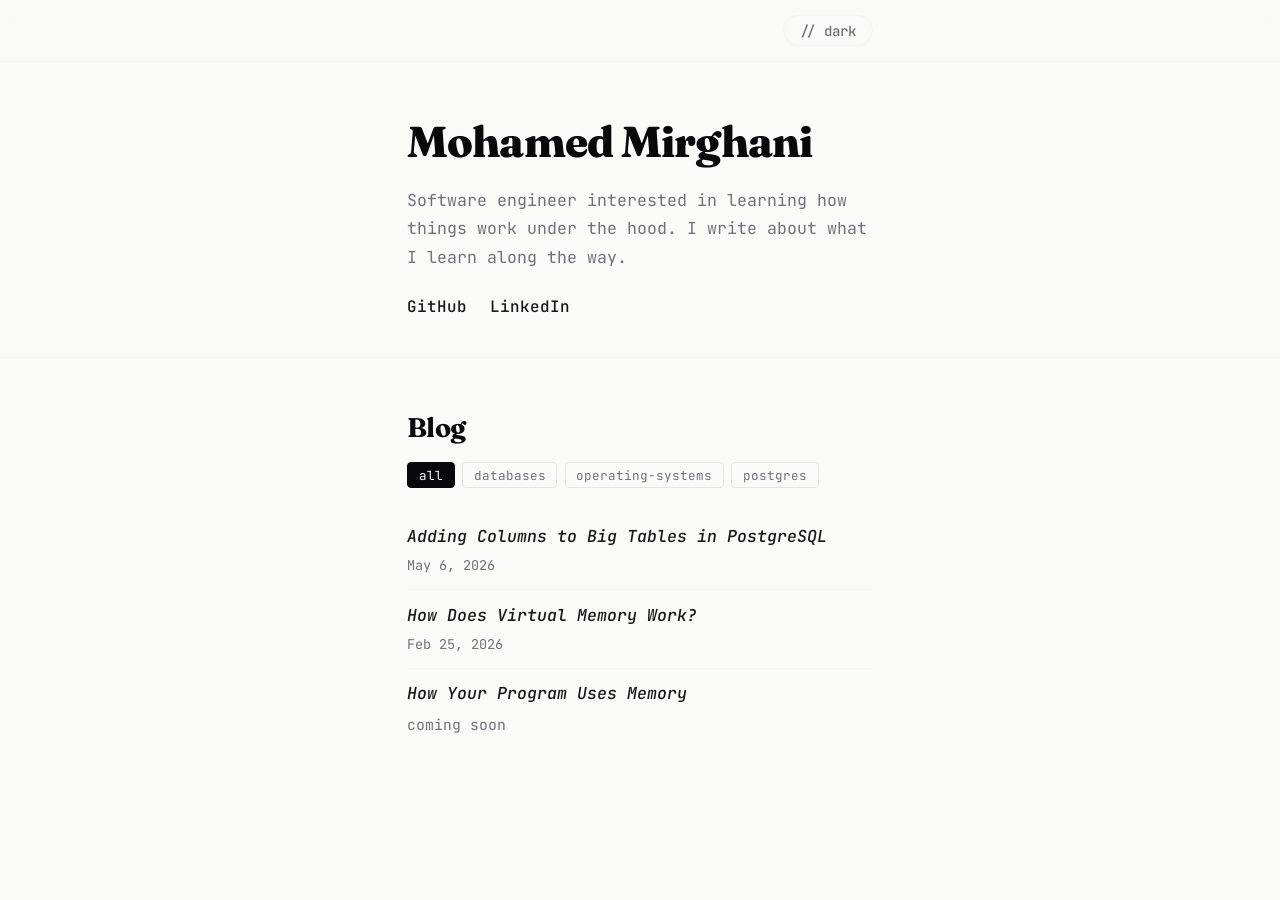
<file: index.html>
<!DOCTYPE html>
<html lang="en">
<head>
<meta charset="utf-8">
<meta name="viewport" content="width=device-width, initial-scale=1">
<title>Mohamed Mirghani</title>
<link rel="preconnect" href="https://fonts.googleapis.com">
<link rel="preconnect" href="https://fonts.gstatic.com" crossorigin>
<link href="https://fonts.googleapis.com/css2?family=Fraunces:opsz,wght@9..144,600;9..144,700;9..144,800&family=JetBrains+Mono:wght@400;500;600;700&display=swap" rel="stylesheet">
<link rel="stylesheet" href="style.css">
<script>(function(){var t=localStorage.getItem('theme-preference');if(!t)t=matchMedia('(prefers-color-scheme:dark)').matches?'dark':'light';document.documentElement.setAttribute('data-theme',t)})()</script>
</head>
<body>

<nav class="site-nav">
  <div class="nav-inner">
    <span></span>
    <button class="theme-toggle" aria-label="Toggle dark mode">// dark</button>
  </div>
</nav>

<section class="intro">
  <div class="container">
    <h1>Mohamed Mirghani</h1>
    <p>Software engineer interested in learning how things work under the hood. I write about what I learn along the way.</p>
    <div class="links">
      <a href="https://github.com/mohamed25-dev">GitHub</a>
      <a href="https://www.linkedin.com/in/mohamed257/">LinkedIn</a>
    </div>
  </div>
</section>

<hr>

<section class="blog">
  <div class="container">
    <h2>Blog</h2>

    <div class="label-filter" id="label-filter">
      <button class="filter-btn active" data-filter="all">all</button>
    </div>

    <div class="blog-item" data-labels="databases postgres">
      <a class="title" href="blog/postgres-default-values.html">Adding Columns to Big Tables in PostgreSQL</a>
      <span class="date">May 6, 2026</span>
    </div>

    <div class="blog-item" data-labels="operating-systems">
      <a class="title" href="blog/virtual-memory.html">How Does Virtual Memory Work?</a>
      <span class="date">Feb 25, 2026</span>
    </div>

    <div class="blog-item" data-labels="operating-systems">
      <span class="title">How Your Program Uses Memory</span>
      <span class="date status">coming soon</span>
    </div>
  </div>
</section>

<script src="theme.js"></script>
<script>
(function () {
  const items = Array.from(document.querySelectorAll('.blog-item[data-labels]'));
  const allLabels = [...new Set(items.flatMap(el => el.dataset.labels.split(' ')))].sort();
  const bar = document.getElementById('label-filter');

  allLabels.forEach(label => {
    const btn = document.createElement('button');
    btn.className = 'filter-btn';
    btn.dataset.filter = label;
    btn.textContent = label;
    btn.onclick = () => setFilter(label);
    bar.appendChild(btn);
  });

  bar.querySelector('[data-filter="all"]').onclick = () => setFilter('all');

  function setFilter(active) {
    bar.querySelectorAll('.filter-btn').forEach(btn => {
      btn.classList.toggle('active', btn.dataset.filter === active);
    });
    document.querySelectorAll('.blog-item').forEach(item => {
      if (active === 'all') {
        item.style.display = '';
      } else if (!item.dataset.labels) {
        item.style.display = 'none';
      } else {
        item.style.display = item.dataset.labels.split(' ').includes(active) ? '' : 'none';
      }
    });
    history.replaceState(null, '', active === 'all' ? location.pathname : '#' + active);
  }

  const hash = location.hash.slice(1);
  if (hash && allLabels.includes(hash)) setFilter(hash);
})();
</script>
<script data-goatcounter="https://mohamed25.goatcounter.com/count" async src="//gc.zgo.at/count.js"></script>
</body>
</html>
</file>
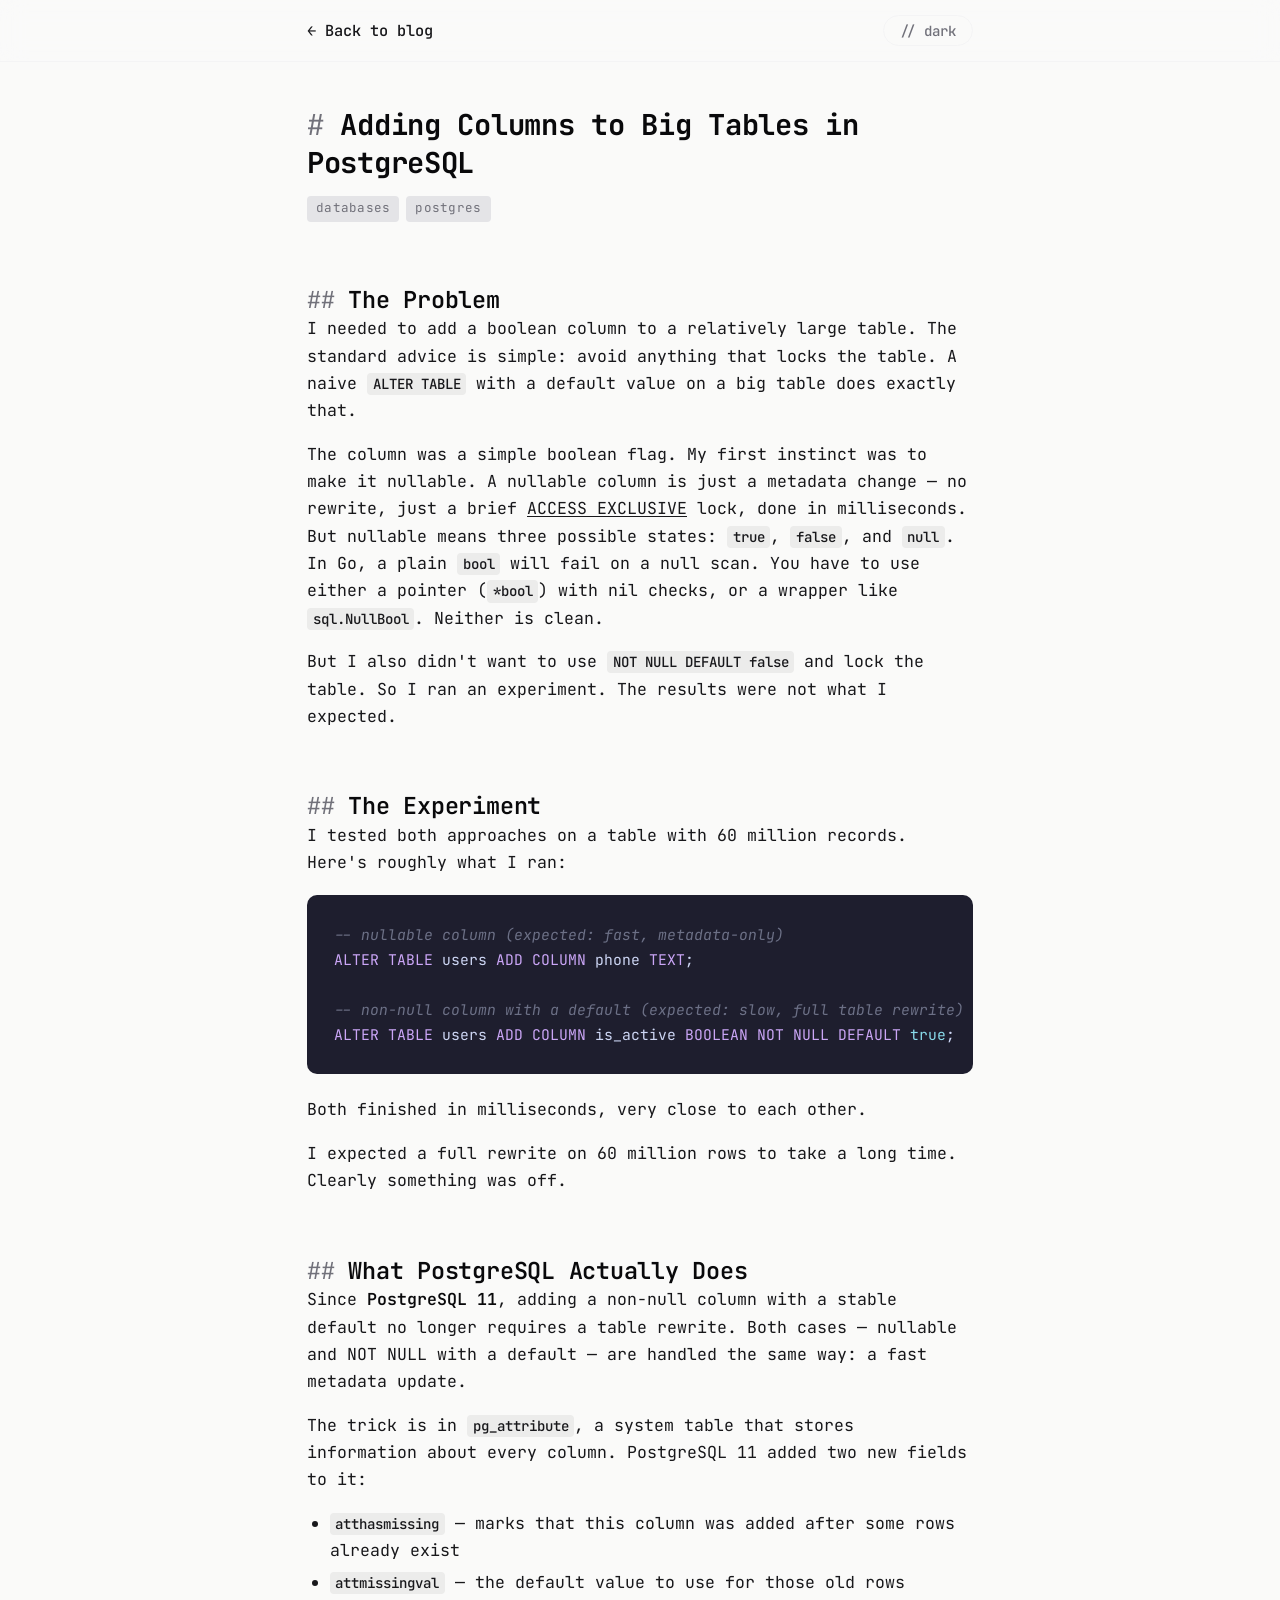
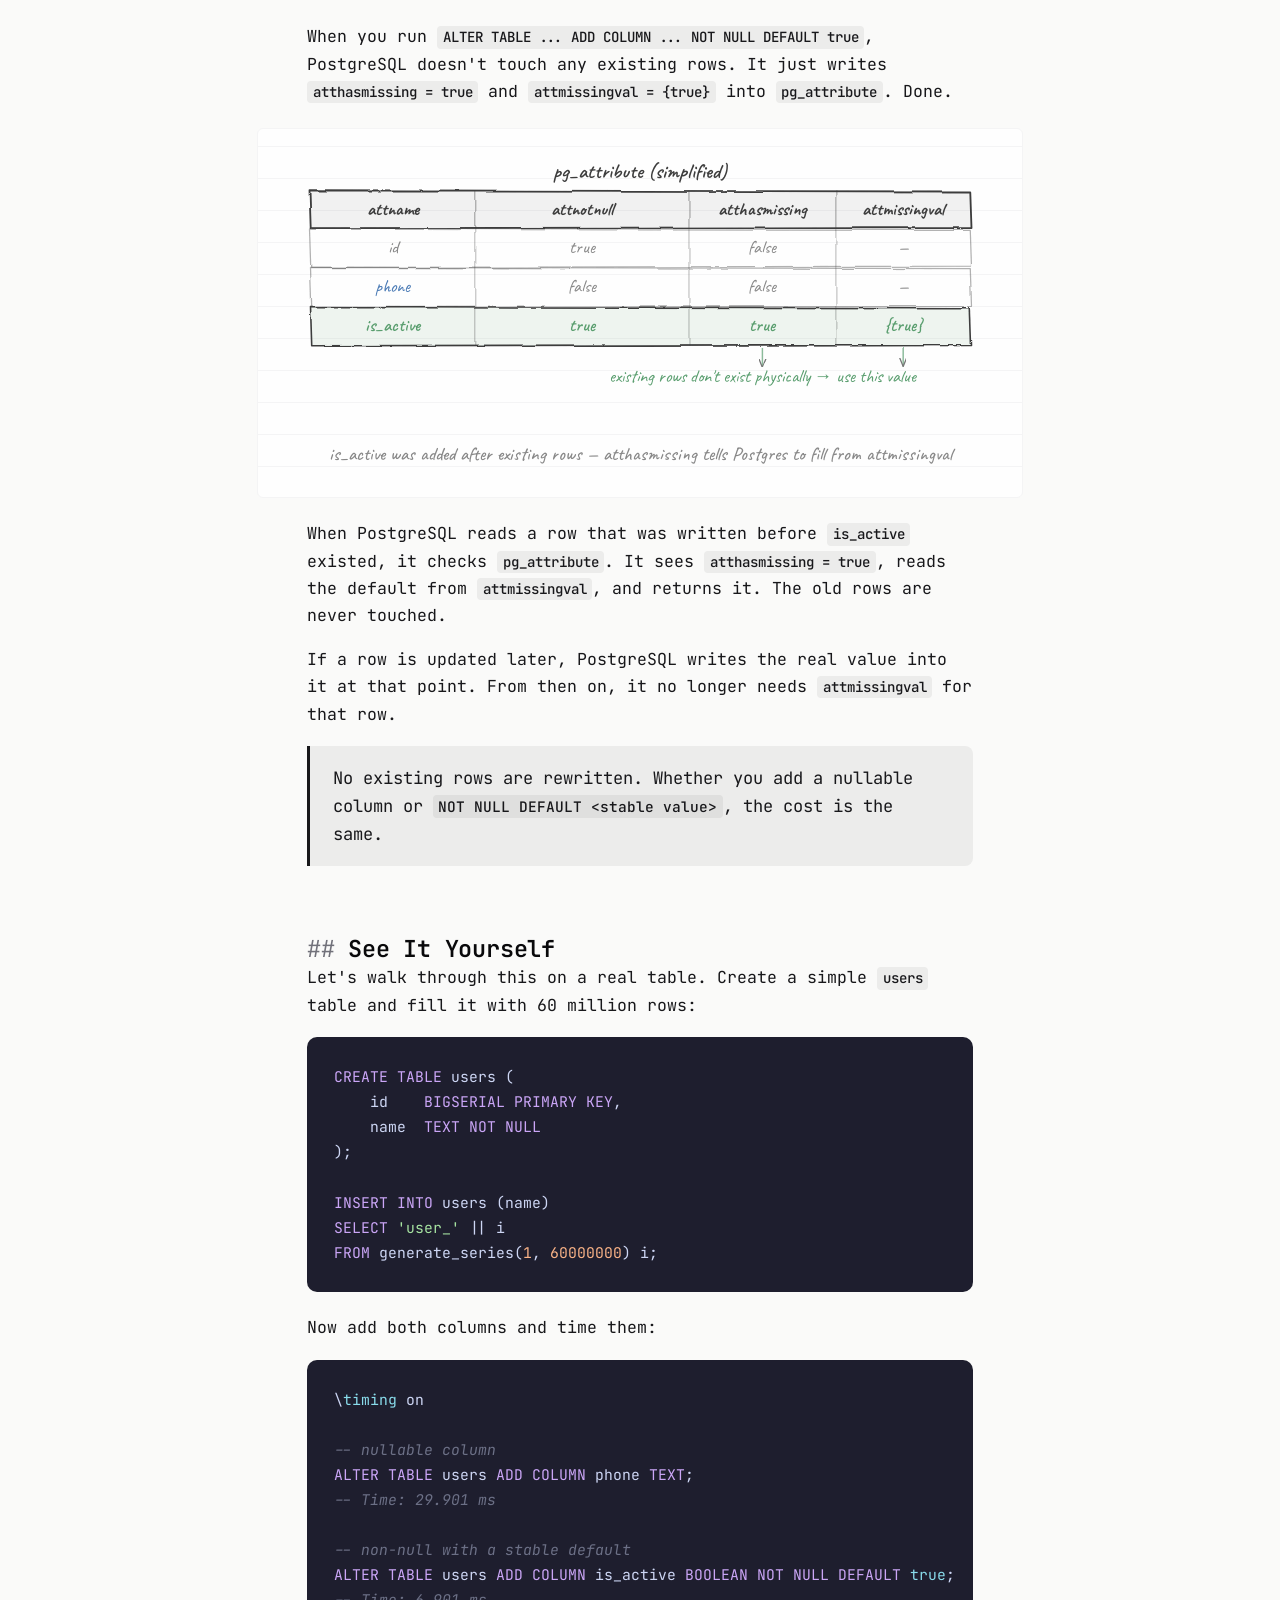
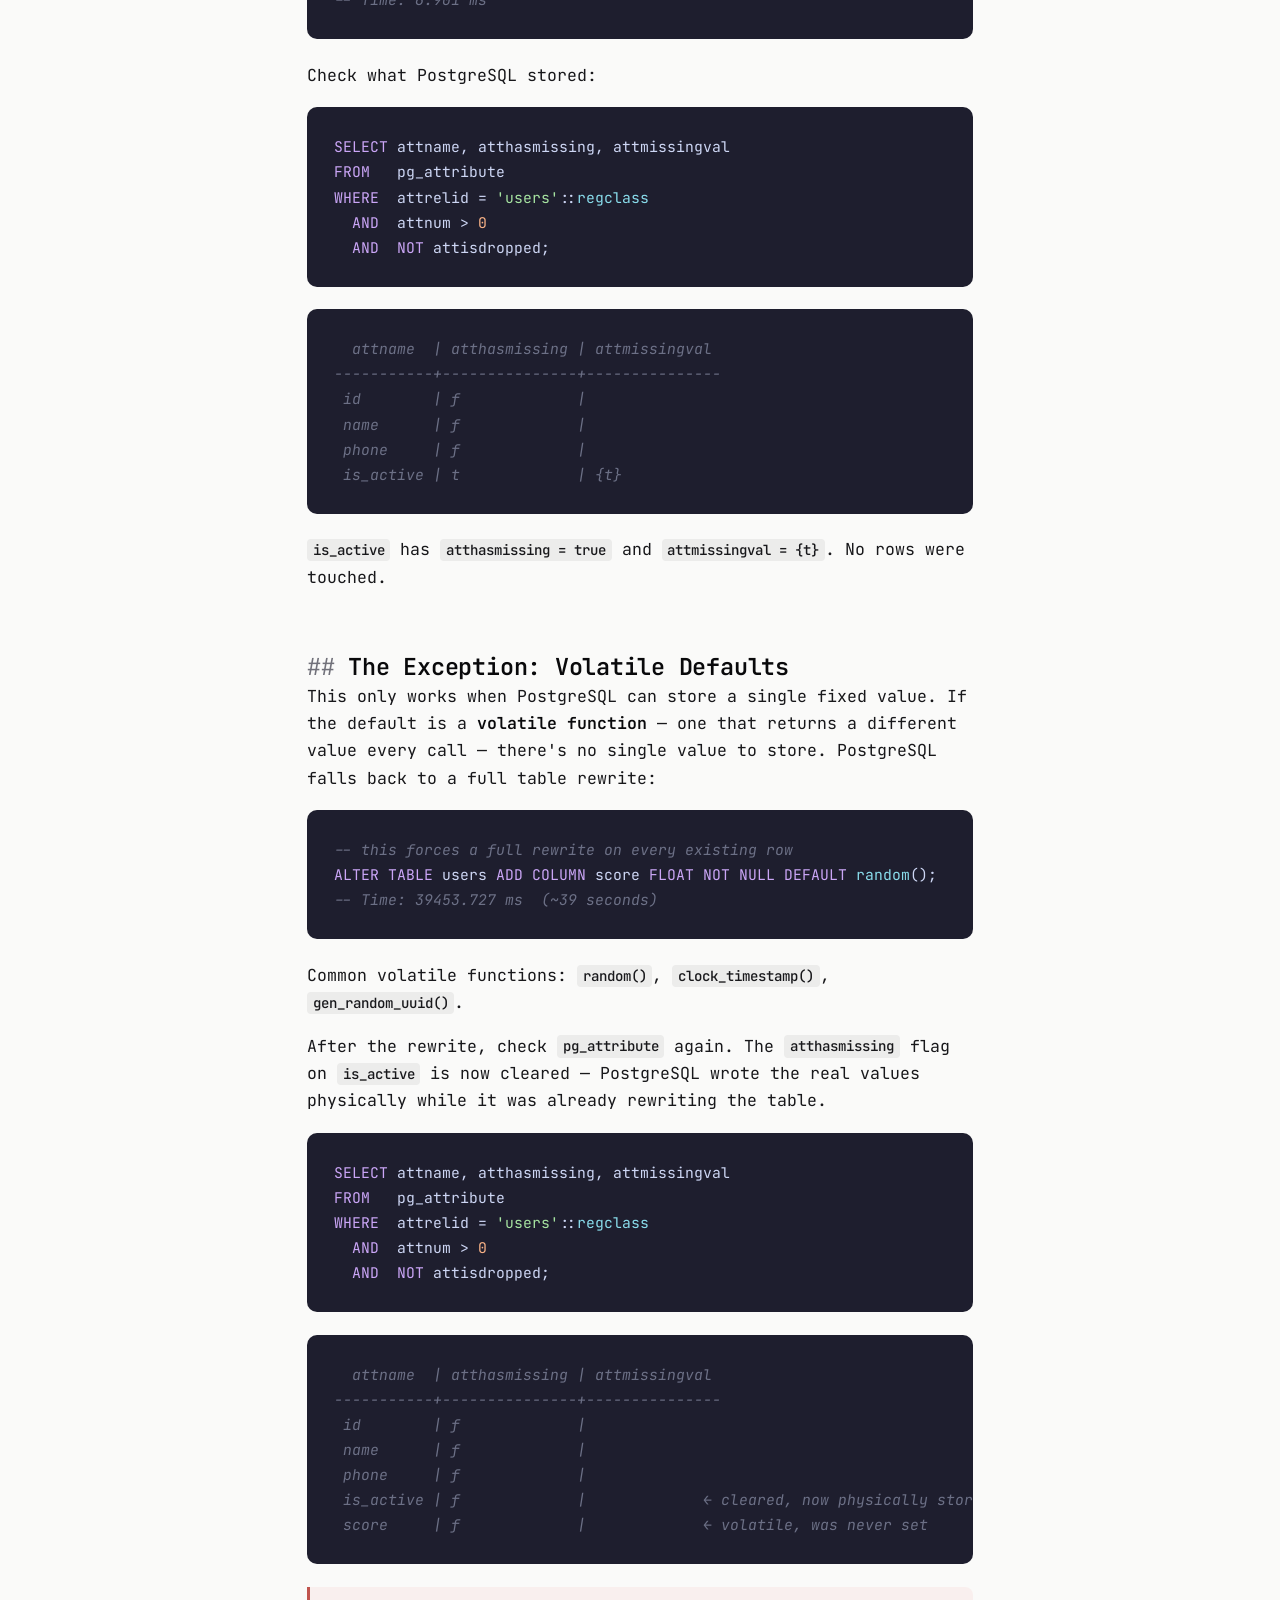
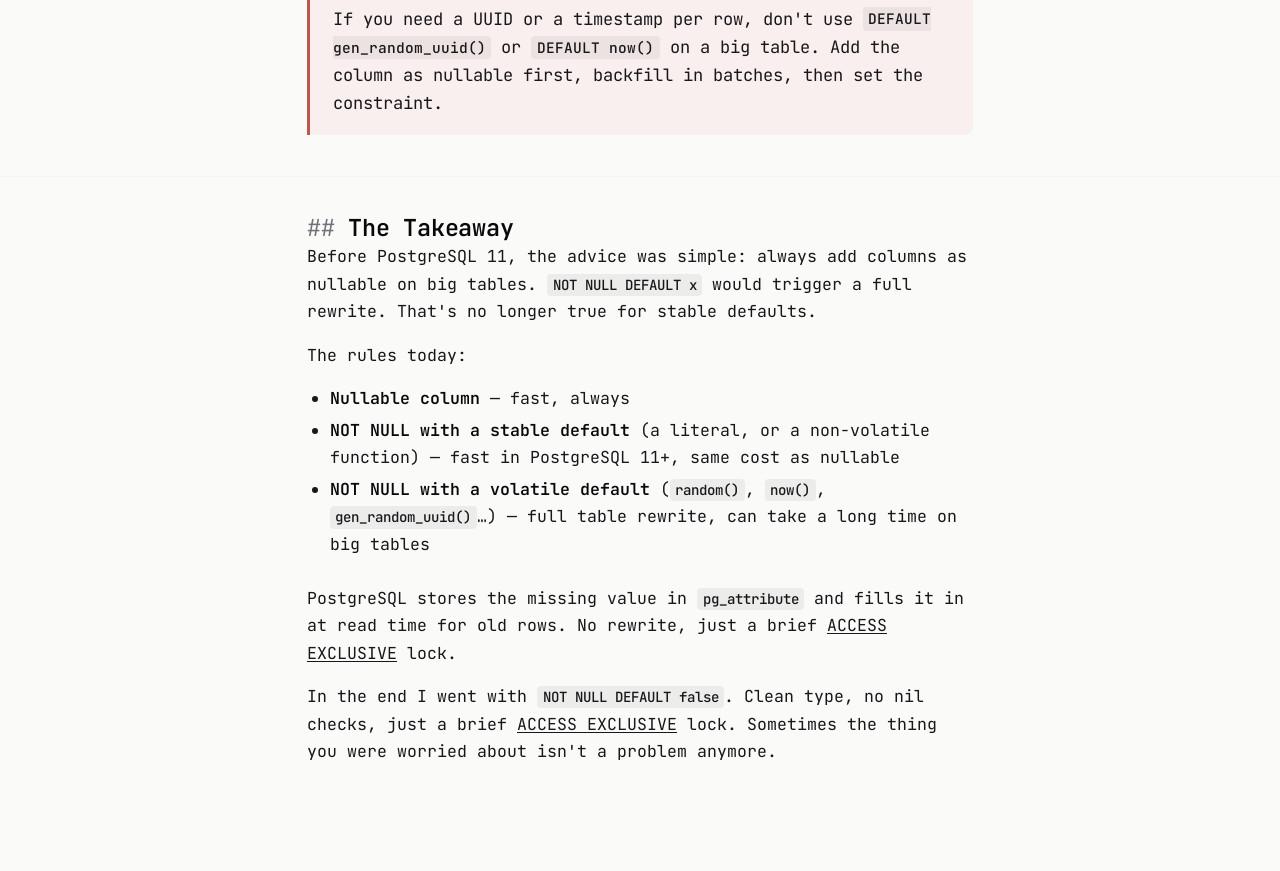
<file: blog/postgres-default-values.html>
<!DOCTYPE html>
<html lang="en">
<head>
<meta charset="utf-8">
<meta name="viewport" content="width=device-width, initial-scale=1">
<title>Adding Columns to Big Tables in PostgreSQL</title>
<link rel="preconnect" href="https://fonts.googleapis.com">
<link rel="preconnect" href="https://fonts.gstatic.com" crossorigin>
<link href="https://fonts.googleapis.com/css2?family=Caveat:wght@400;500;600;700&family=JetBrains+Mono:wght@400;500;600;700&display=swap" rel="stylesheet">
<script>(function(){var t=localStorage.getItem('theme-preference');if(!t)t=matchMedia('(prefers-color-scheme:dark)').matches?'dark':'light';document.documentElement.setAttribute('data-theme',t)})()</script>
<link rel="stylesheet" href="blog.css">
</head>
<body>

<nav class="site-nav">
  <div class="nav-inner">
    <a href="../index.html#blog" class="back-link">&larr; Back to blog</a>
    <button class="theme-toggle" aria-label="Toggle dark mode">// dark</button>
  </div>
</nav>

<!-- shared pencil SVG filter -->
<svg width="0" height="0" style="position:absolute;">
  <defs>
    <filter id="pencil" x="-2%" y="-2%" width="104%" height="104%">
      <feTurbulence type="turbulence" baseFrequency="0.025" numOctaves="3" seed="2" result="noise"/>
      <feDisplacementMap in="SourceGraphic" in2="noise" scale="1.8" xChannelSelector="R" yChannelSelector="G"/>
    </filter>
  </defs>
</svg>

<!-- ============================================================
     HERO
     ============================================================ -->
<section class="hero">
  <div class="container">
    <h1>Adding Columns to Big Tables in PostgreSQL</h1>
    <div class="post-labels">
      <span class="label">databases</span>
      <span class="label">postgres</span>
    </div>
  </div>
</section>

<!-- ============================================================
     SECTION 1 — THE PROBLEM
     ============================================================ -->
<section id="the-problem">
  <div class="container">

    <h2>The Problem</h2>

    <p>
      I needed to add a boolean column to a relatively large table. The standard advice is simple:
      avoid anything that locks the table. A naive <code>ALTER TABLE</code> with a default value
      on a big table does exactly that.
    </p>

    <p>
      The column was a simple boolean flag. My first instinct was to make it nullable. A nullable
      column is just a metadata change &mdash; no rewrite, just a brief <a href="https://www.postgresql.org/docs/current/explicit-locking.html">ACCESS EXCLUSIVE</a> lock, done in milliseconds.
      But nullable means three possible states: <code>true</code>, <code>false</code>, and
      <code>null</code>. In Go, a plain <code>bool</code> will fail on a null scan. You have to
      use either a pointer (<code>*bool</code>) with nil checks, or a wrapper like
      <code>sql.NullBool</code>. Neither is clean.
    </p>

    <p>
      But I also didn't want to use <code>NOT NULL DEFAULT false</code> and lock the table. So I ran an experiment. The results were not what I expected.
    </p>

  </div>
</section>


<!-- ============================================================
     SECTION 2 — THE EXPERIMENT
     ============================================================ -->
<section id="the-experiment">
  <div class="container">

    <h2>The Experiment</h2>

    <p>
      I tested both approaches on a table with 60 million records. Here's roughly what I ran:
    </p>

<pre><span class="cmt">-- nullable column (expected: fast, metadata-only)</span>
<span class="kw">ALTER TABLE</span> users <span class="kw">ADD COLUMN</span> phone <span class="kw">TEXT</span>;

<span class="cmt">-- non-null column with a default (expected: slow, full table rewrite)</span>
<span class="kw">ALTER TABLE</span> users <span class="kw">ADD COLUMN</span> is_active <span class="kw">BOOLEAN NOT NULL DEFAULT</span> <span class="fn">true</span>;</pre>

    <p>
      Both finished in milliseconds, very close to each other.
    </p>

    <p>
      I expected a full rewrite on 60 million rows to take a long time.
      Clearly something was off.
    </p>

  </div>
</section>


<!-- ============================================================
     SECTION 3 — HOW POSTGRES HANDLES IT
     ============================================================ -->
<section id="how-postgres-handles-it">
  <div class="container">

    <h2>What PostgreSQL Actually Does</h2>

    <p>
      Since <strong>PostgreSQL 11</strong>, adding a non-null column with a stable default no
      longer requires a table rewrite. Both cases &mdash; nullable and NOT NULL with a default
      &mdash; are handled the same way: a fast metadata update.
    </p>

    <p>
      The trick is in <code>pg_attribute</code>, a system table that stores information about
      every column. PostgreSQL 11 added two new fields to it:
    </p>

    <ul>
      <li><code>atthasmissing</code> &mdash; marks that this column was added after some rows
        already exist</li>
      <li><code>attmissingval</code> &mdash; the default value to use for those old rows</li>
    </ul>

    <p>
      When you run <code>ALTER TABLE ... ADD COLUMN ... NOT NULL DEFAULT true</code>, PostgreSQL
      doesn't touch any existing rows. It just writes <code>atthasmissing = true</code> and
      <code>attmissingval = {true}</code> into <code>pg_attribute</code>. Done.
    </p>

  </div>

  <div class="wide">
    <div class="sketch">
      <svg viewBox="0 0 580 220" xmlns="http://www.w3.org/2000/svg">
        <defs>
          <marker id="arr" viewBox="0 0 12 10" refX="10" refY="5" markerWidth="7" markerHeight="7" orient="auto">
            <path d="M 0 1 L 10 5 L 0 9" fill="none" stroke="var(--pencil)" stroke-width="1.5" stroke-linejoin="round" stroke-linecap="round"/>
          </marker>
        </defs>

        <!-- Title -->
        <text x="290" y="18" text-anchor="middle" font-family="Caveat, cursive" font-size="17" fill="var(--pencil)" font-weight="600">pg_attribute (simplified)</text>

        <!-- Table header -->
        <g filter="url(#pencil)">
          <path d="M 20,28 L 559,29 L 560,58 L 21,59 Z" fill="var(--pencil)" fill-opacity="0.07" stroke="var(--pencil)" stroke-width="1.5" stroke-linejoin="round"/>
          <!-- vertical dividers in header -->
          <line x1="155" y1="28" x2="155" y2="59" stroke="var(--pencil)" stroke-width="1" opacity="0.4"/>
          <line x1="330" y1="28" x2="330" y2="59" stroke="var(--pencil)" stroke-width="1" opacity="0.4"/>
          <line x1="450" y1="28" x2="450" y2="59" stroke="var(--pencil)" stroke-width="1" opacity="0.4"/>
        </g>
        <text x="88"  y="48" text-anchor="middle" font-family="Caveat, cursive" font-size="15" fill="var(--pencil)" font-weight="700">attname</text>
        <text x="243" y="48" text-anchor="middle" font-family="Caveat, cursive" font-size="15" fill="var(--pencil)" font-weight="700">attnotnull</text>
        <text x="390" y="48" text-anchor="middle" font-family="Caveat, cursive" font-size="15" fill="var(--pencil)" font-weight="700">atthasmissing</text>
        <text x="505" y="48" text-anchor="middle" font-family="Caveat, cursive" font-size="15" fill="var(--pencil)" font-weight="700">attmissingval</text>

        <!-- Row: id -->
        <g filter="url(#pencil)">
          <path d="M 20,59 L 559,60 L 560,90 L 21,91 Z" fill="none" stroke="var(--pencil)" stroke-width="1" stroke-linejoin="round" opacity="0.4"/>
          <line x1="155" y1="59" x2="155" y2="91" stroke="var(--pencil)" stroke-width="1" opacity="0.3"/>
          <line x1="330" y1="59" x2="330" y2="91" stroke="var(--pencil)" stroke-width="1" opacity="0.3"/>
          <line x1="450" y1="59" x2="450" y2="91" stroke="var(--pencil)" stroke-width="1" opacity="0.3"/>
        </g>
        <text x="88"  y="79" text-anchor="middle" font-family="Caveat, cursive" font-size="15" fill="var(--pencil-light)">id</text>
        <text x="243" y="79" text-anchor="middle" font-family="Caveat, cursive" font-size="15" fill="var(--pencil-light)">true</text>
        <text x="390" y="79" text-anchor="middle" font-family="Caveat, cursive" font-size="15" fill="var(--pencil-light)">false</text>
        <text x="505" y="79" text-anchor="middle" font-family="Caveat, cursive" font-size="15" fill="var(--pencil-light)">&mdash;</text>

        <!-- Row: phone -->
        <g filter="url(#pencil)">
          <path d="M 20,91 L 559,92 L 560,122 L 21,123 Z" fill="none" stroke="var(--pencil)" stroke-width="1" stroke-linejoin="round" opacity="0.4"/>
          <line x1="155" y1="91" x2="155" y2="123" stroke="var(--pencil)" stroke-width="1" opacity="0.3"/>
          <line x1="330" y1="91" x2="330" y2="123" stroke="var(--pencil)" stroke-width="1" opacity="0.3"/>
          <line x1="450" y1="91" x2="450" y2="123" stroke="var(--pencil)" stroke-width="1" opacity="0.3"/>
        </g>
        <text x="88"  y="111" text-anchor="middle" font-family="Caveat, cursive" font-size="15" fill="var(--sketch-blue)">phone</text>
        <text x="243" y="111" text-anchor="middle" font-family="Caveat, cursive" font-size="15" fill="var(--pencil-light)">false</text>
        <text x="390" y="111" text-anchor="middle" font-family="Caveat, cursive" font-size="15" fill="var(--pencil-light)">false</text>
        <text x="505" y="111" text-anchor="middle" font-family="Caveat, cursive" font-size="15" fill="var(--pencil-light)">&mdash;</text>

        <!-- Row: is_active (highlighted) -->
        <g filter="url(#pencil)">
          <path d="M 20,123 L 559,124 L 560,154 L 21,155 Z" fill="var(--sketch-green)" fill-opacity="0.1" stroke="var(--pencil)" stroke-width="1.3" stroke-linejoin="round"/>
          <line x1="155" y1="123" x2="155" y2="155" stroke="var(--pencil)" stroke-width="1" opacity="0.3"/>
          <line x1="330" y1="123" x2="330" y2="155" stroke="var(--pencil)" stroke-width="1" opacity="0.3"/>
          <line x1="450" y1="123" x2="450" y2="155" stroke="var(--pencil)" stroke-width="1" opacity="0.3"/>
        </g>
        <text x="88"  y="143" text-anchor="middle" font-family="Caveat, cursive" font-size="15" fill="var(--sketch-green)" font-weight="600">is_active</text>
        <text x="243" y="143" text-anchor="middle" font-family="Caveat, cursive" font-size="15" fill="var(--sketch-green)" font-weight="600">true</text>
        <text x="390" y="143" text-anchor="middle" font-family="Caveat, cursive" font-size="15" fill="var(--sketch-green)" font-weight="600">true</text>
        <text x="505" y="143" text-anchor="middle" font-family="Caveat, cursive" font-size="15" fill="var(--sketch-green)" font-weight="600">{true}</text>

        <!-- annotation arrow -->
        <text x="390" y="185" text-anchor="middle" font-family="Caveat, cursive" font-size="15" fill="var(--sketch-green)">existing rows don't exist physically &rarr; use this value</text>
        <g filter="url(#pencil)">
          <line x1="390" y1="156" x2="390" y2="172" stroke="var(--sketch-green)" stroke-width="1.2" marker-end="url(#arr)" opacity="0.7"/>
          <line x1="505" y1="156" x2="505" y2="172" stroke="var(--sketch-green)" stroke-width="1.2" marker-end="url(#arr)" opacity="0.7"/>
        </g>
      </svg>
      <div class="sketch-caption">is_active was added after existing rows &mdash; atthasmissing tells Postgres to fill from attmissingval</div>
    </div>
  </div>

  <div class="container">

    <p>
      When PostgreSQL reads a row that was written before <code>is_active</code> existed, it checks
      <code>pg_attribute</code>. It sees <code>atthasmissing = true</code>, reads the default from
      <code>attmissingval</code>, and returns it. The old rows are never touched.
    </p>

    <p>
      If a row is updated later, PostgreSQL writes the real value into it at that point. From then
      on, it no longer needs <code>attmissingval</code> for that row.
    </p>

    <div class="callout">
      <p>
        No existing rows are rewritten. Whether you add a nullable column or
        <code>NOT NULL DEFAULT &lt;stable value&gt;</code>, the cost is the same.
      </p>
    </div>

  </div>
</section>


<!-- ============================================================
     SECTION 4 — SEE IT YOURSELF
     ============================================================ -->
<section id="see-it-yourself">
  <div class="container">

    <h2>See It Yourself</h2>

    <p>
      Let's walk through this on a real table. Create a simple <code>users</code> table and fill it
      with 60 million rows:
    </p>

<pre><span class="kw">CREATE TABLE</span> users (
    id    <span class="kw">BIGSERIAL PRIMARY KEY</span>,
    name  <span class="kw">TEXT NOT NULL</span>
);

<span class="kw">INSERT INTO</span> users (name)
<span class="kw">SELECT</span> <span class="str">'user_'</span> || i
<span class="kw">FROM</span> generate_series(<span class="num">1</span>, <span class="num">60000000</span>) i;</pre>

    <p>Now add both columns and time them:</p>

<pre>\<span class="fn">timing</span> on

<span class="cmt">-- nullable column</span>
<span class="kw">ALTER TABLE</span> users <span class="kw">ADD COLUMN</span> phone <span class="kw">TEXT</span>;
<span class="cmt">-- Time: 29.901 ms</span>

<span class="cmt">-- non-null with a stable default</span>
<span class="kw">ALTER TABLE</span> users <span class="kw">ADD COLUMN</span> is_active <span class="kw">BOOLEAN NOT NULL DEFAULT</span> <span class="fn">true</span>;
<span class="cmt">-- Time: 6.901 ms</span></pre>

    <p>Check what PostgreSQL stored:</p>

<pre><span class="kw">SELECT</span> attname, atthasmissing, attmissingval
<span class="kw">FROM</span>   pg_attribute
<span class="kw">WHERE</span>  attrelid = <span class="str">'users'</span>::<span class="fn">regclass</span>
  <span class="kw">AND</span>  attnum > <span class="num">0</span>
  <span class="kw">AND</span>  <span class="kw">NOT</span> attisdropped;</pre>

<pre><span class="cmt">  attname  | atthasmissing | attmissingval
-----------+---------------+---------------
 id        | f             |
 name      | f             |
 phone     | f             |
 is_active | t             | {t}</span></pre>

    <p>
      <code>is_active</code> has <code>atthasmissing = true</code> and
      <code>attmissingval = {t}</code>. No rows were touched.
    </p>

  </div>
</section>


<!-- ============================================================
     SECTION 5 — THE EXCEPTION
     ============================================================ -->
<section id="the-exception">
  <div class="container">

    <h2>The Exception: Volatile Defaults</h2>

    <p>
      This only works when PostgreSQL can store a single fixed value. If the default is a
      <strong>volatile function</strong> &mdash; one that returns a different value every call
      &mdash; there's no single value to store. PostgreSQL falls back to a full table rewrite:
    </p>

<pre><span class="cmt">-- this forces a full rewrite on every existing row</span>
<span class="kw">ALTER TABLE</span> users <span class="kw">ADD COLUMN</span> score <span class="kw">FLOAT NOT NULL DEFAULT</span> <span class="fn">random</span>();
<span class="cmt">-- Time: 39453.727 ms  (~39 seconds)</span></pre>

    <p>
      Common volatile functions: <code>random()</code>,
      <code>clock_timestamp()</code>, <code>gen_random_uuid()</code>.
    </p>

    <p>
      After the rewrite, check <code>pg_attribute</code> again. The <code>atthasmissing</code>
      flag on <code>is_active</code> is now cleared &mdash; PostgreSQL wrote the real values
      physically while it was already rewriting the table.
    </p>

<pre><span class="kw">SELECT</span> attname, atthasmissing, attmissingval
<span class="kw">FROM</span>   pg_attribute
<span class="kw">WHERE</span>  attrelid = <span class="str">'users'</span>::<span class="fn">regclass</span>
  <span class="kw">AND</span>  attnum > <span class="num">0</span>
  <span class="kw">AND</span>  <span class="kw">NOT</span> attisdropped;</pre>

<pre><span class="cmt">  attname  | atthasmissing | attmissingval
-----------+---------------+---------------
 id        | f             |
 name      | f             |
 phone     | f             |
 is_active | f             |             <span class="cmt">&larr; cleared, now physically stored</span>
 score     | f             |             <span class="cmt">&larr; volatile, was never set</span></span></pre>

    <div class="callout bad">
      <p>
        If you need a UUID or a timestamp per row, don't use <code>DEFAULT gen_random_uuid()</code>
        or <code>DEFAULT now()</code> on a big table. Add the column as nullable first, backfill
        in batches, then set the constraint.
      </p>
    </div>

  </div>
</section>


<!-- ============================================================
     SECTION 6 — SUMMARY
     ============================================================ -->
<section class="closing" id="summary">
  <div class="container">

    <h2>The Takeaway</h2>

    <p>
      Before PostgreSQL 11, the advice was simple: always add columns as nullable on big tables.
      <code>NOT NULL DEFAULT x</code> would trigger a full rewrite. That's no longer true for
      stable defaults.
    </p>

    <p>The rules today:</p>

    <ul>
      <li><strong>Nullable column</strong> &mdash; fast, always</li>
      <li><strong>NOT NULL with a stable default</strong> (a literal, or a non-volatile function) &mdash; fast in PostgreSQL 11+, same cost as nullable</li>
      <li><strong>NOT NULL with a volatile default</strong> (<code>random()</code>, <code>now()</code>, <code>gen_random_uuid()</code>&hellip;) &mdash; full table rewrite, can take a long time on big tables</li>
    </ul>

    <p>
      PostgreSQL stores the missing value in <code>pg_attribute</code> and fills it in at read
      time for old rows. No rewrite, just a brief <a href="https://www.postgresql.org/docs/current/explicit-locking.html">ACCESS EXCLUSIVE</a> lock.
    </p>

    <p>
      In the end I went with <code>NOT NULL DEFAULT false</code>. Clean type, no nil checks, just
      a brief <a href="https://www.postgresql.org/docs/current/explicit-locking.html">ACCESS EXCLUSIVE</a> lock.
      Sometimes the thing you were worried about isn't a problem anymore.
    </p>

  </div>
</section>

<div style="height: 4rem;"></div>

<!-- ============================================================
     SCRIPTS
     ============================================================ -->
<script src="../theme.js"></script>
<script data-goatcounter="https://mohamed25.goatcounter.com/count" async src="//gc.zgo.at/count.js"></script>
</body>
</html>
</file>
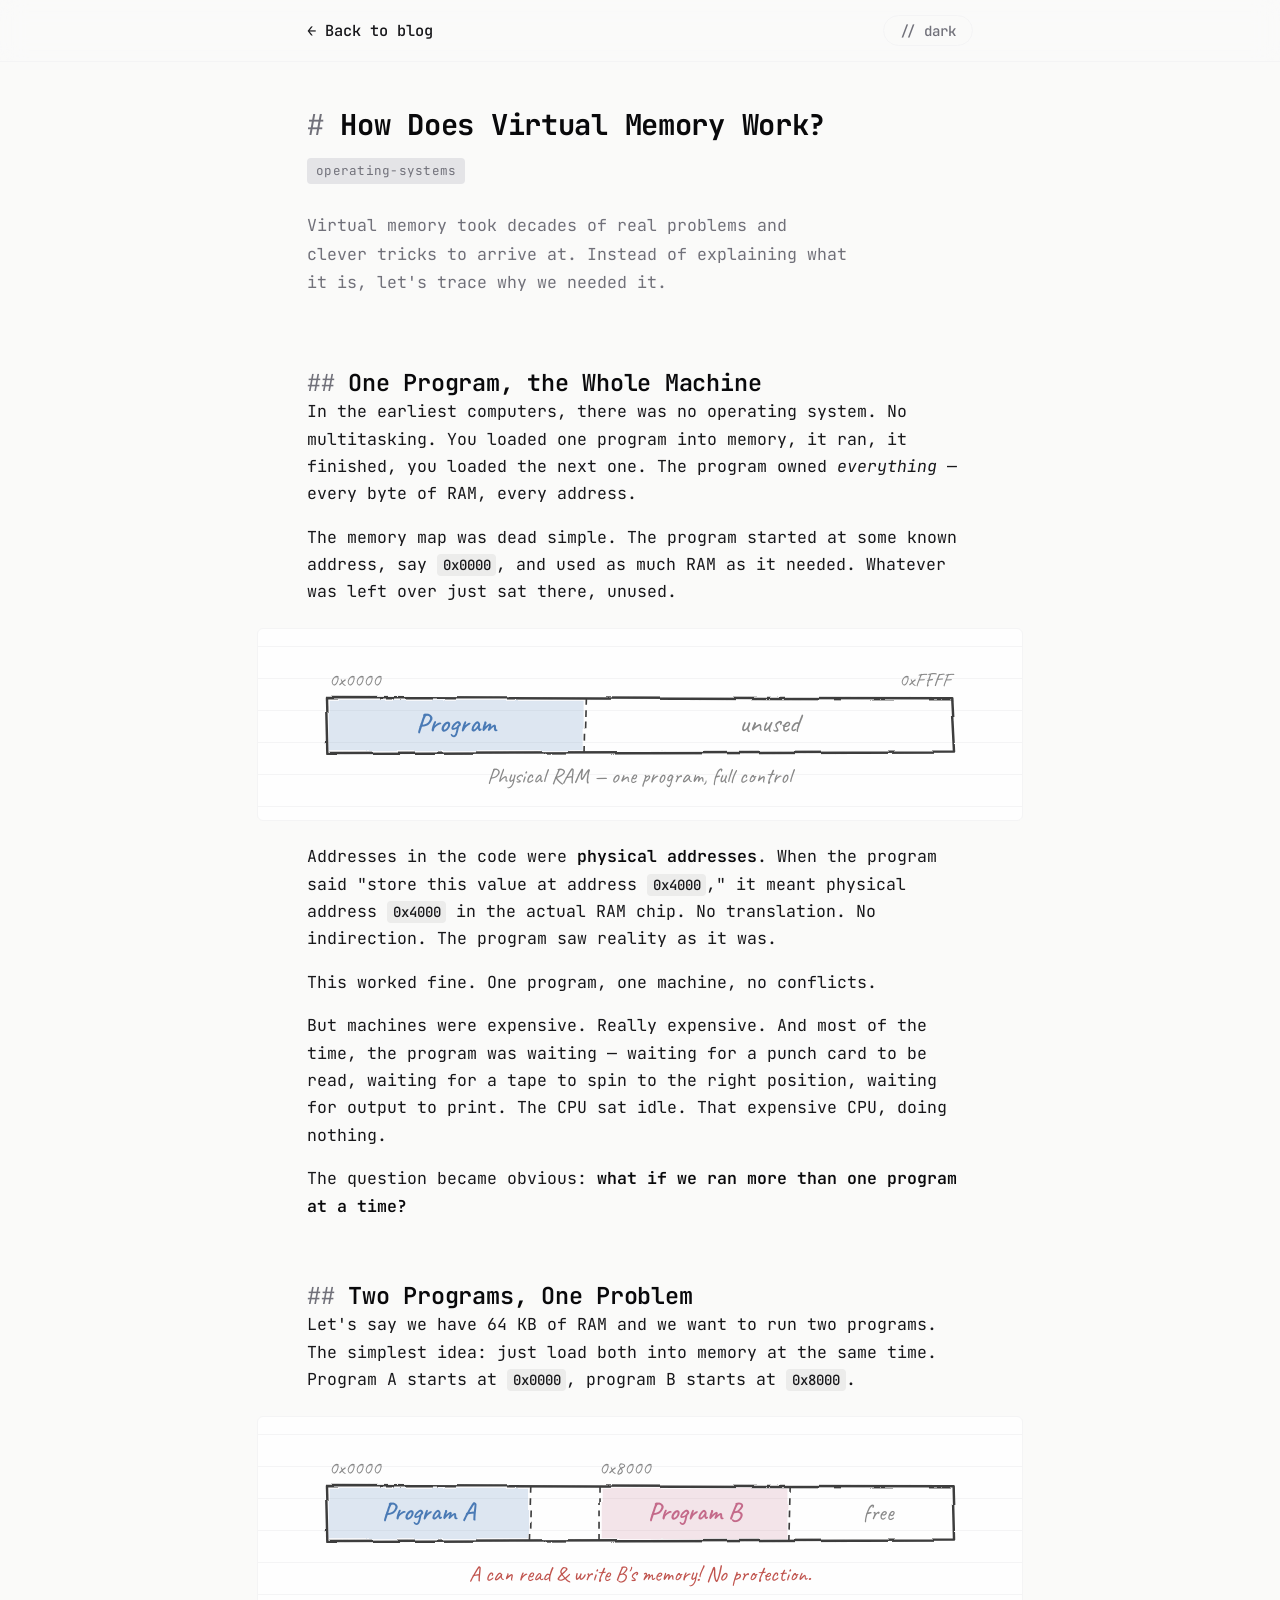
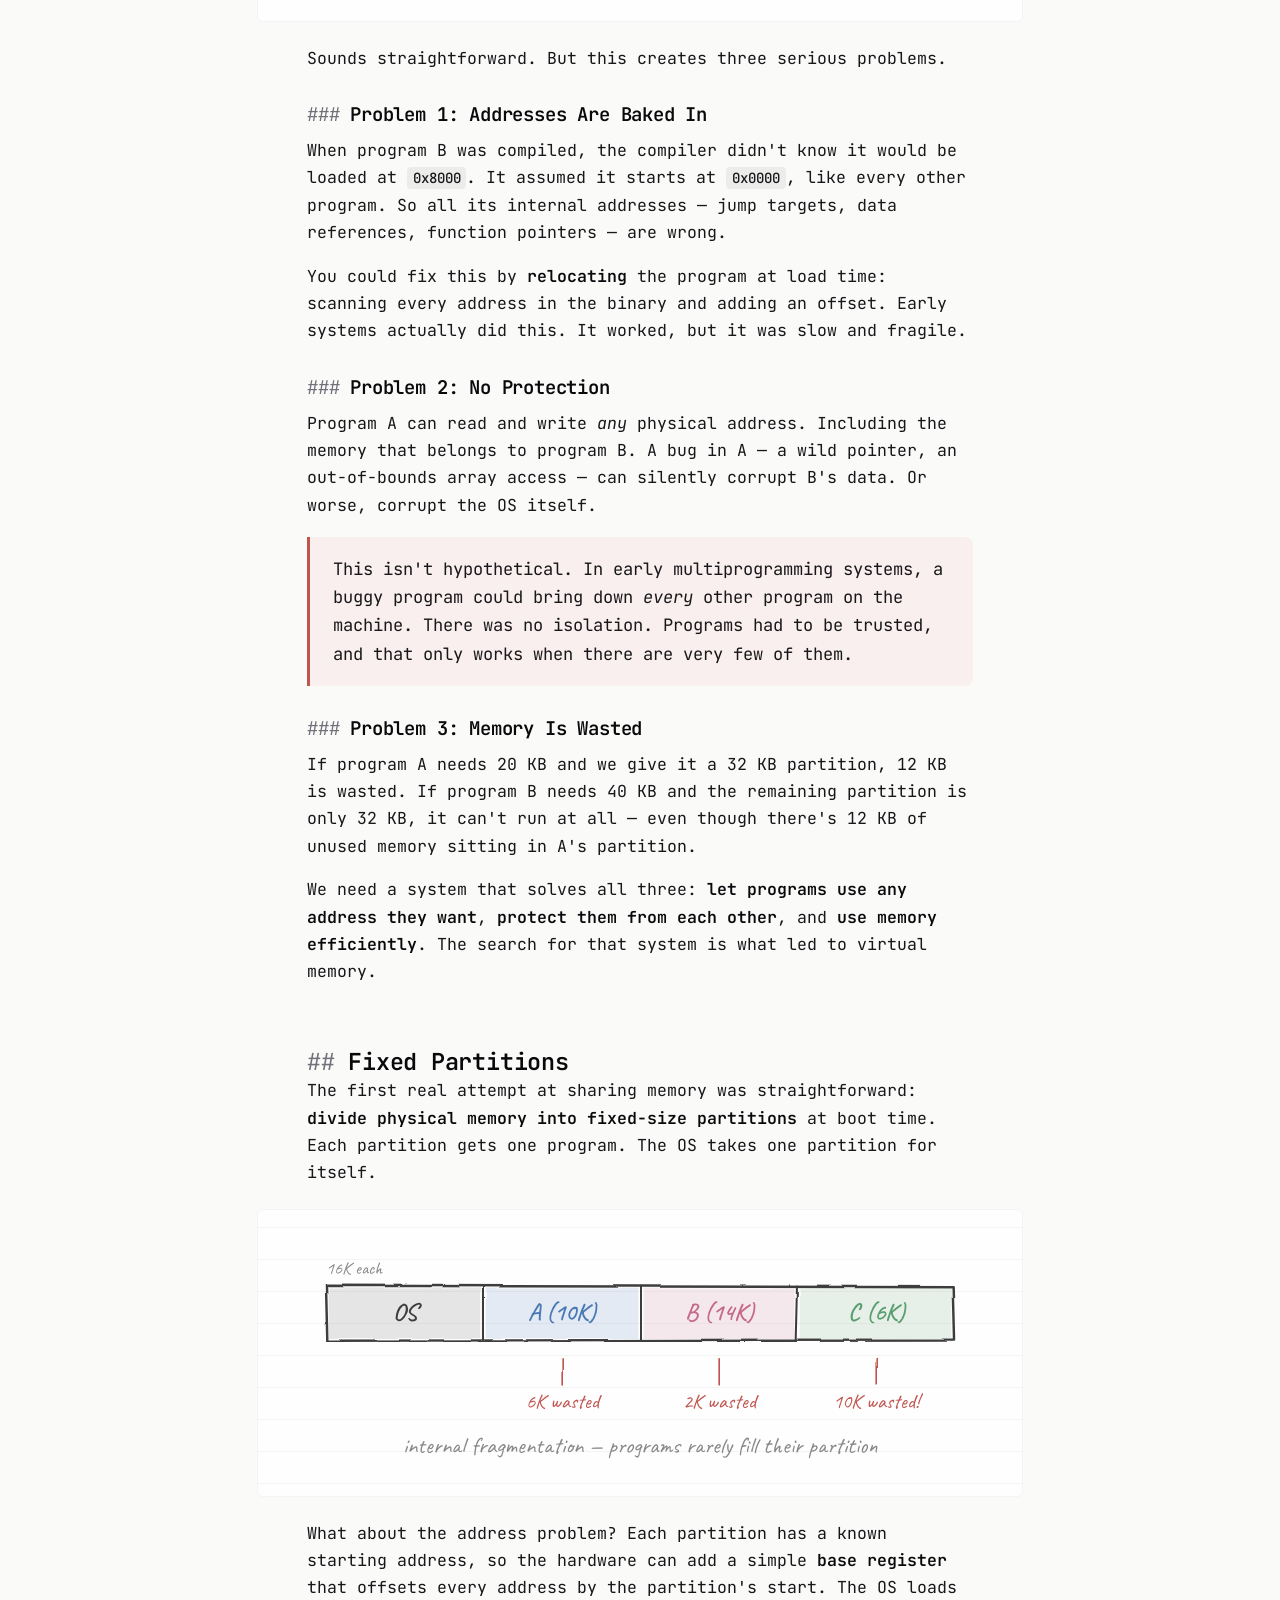
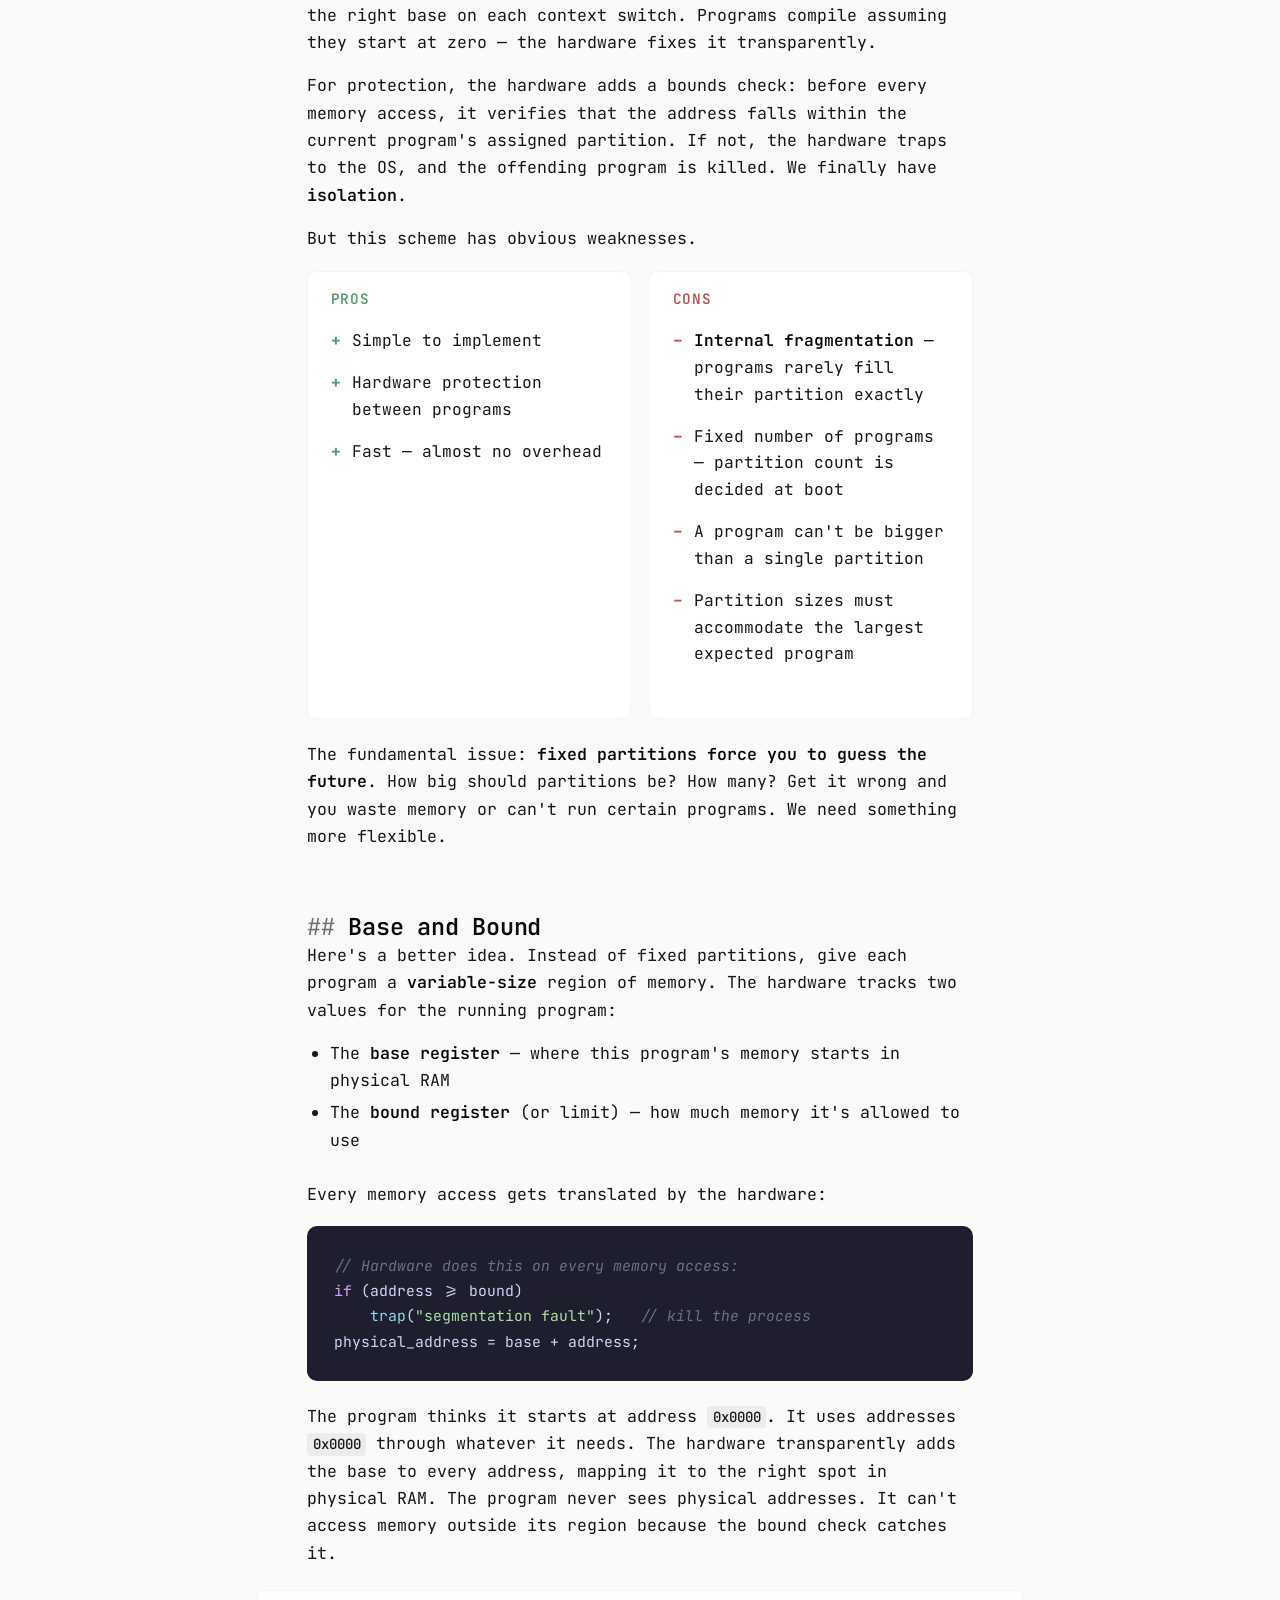
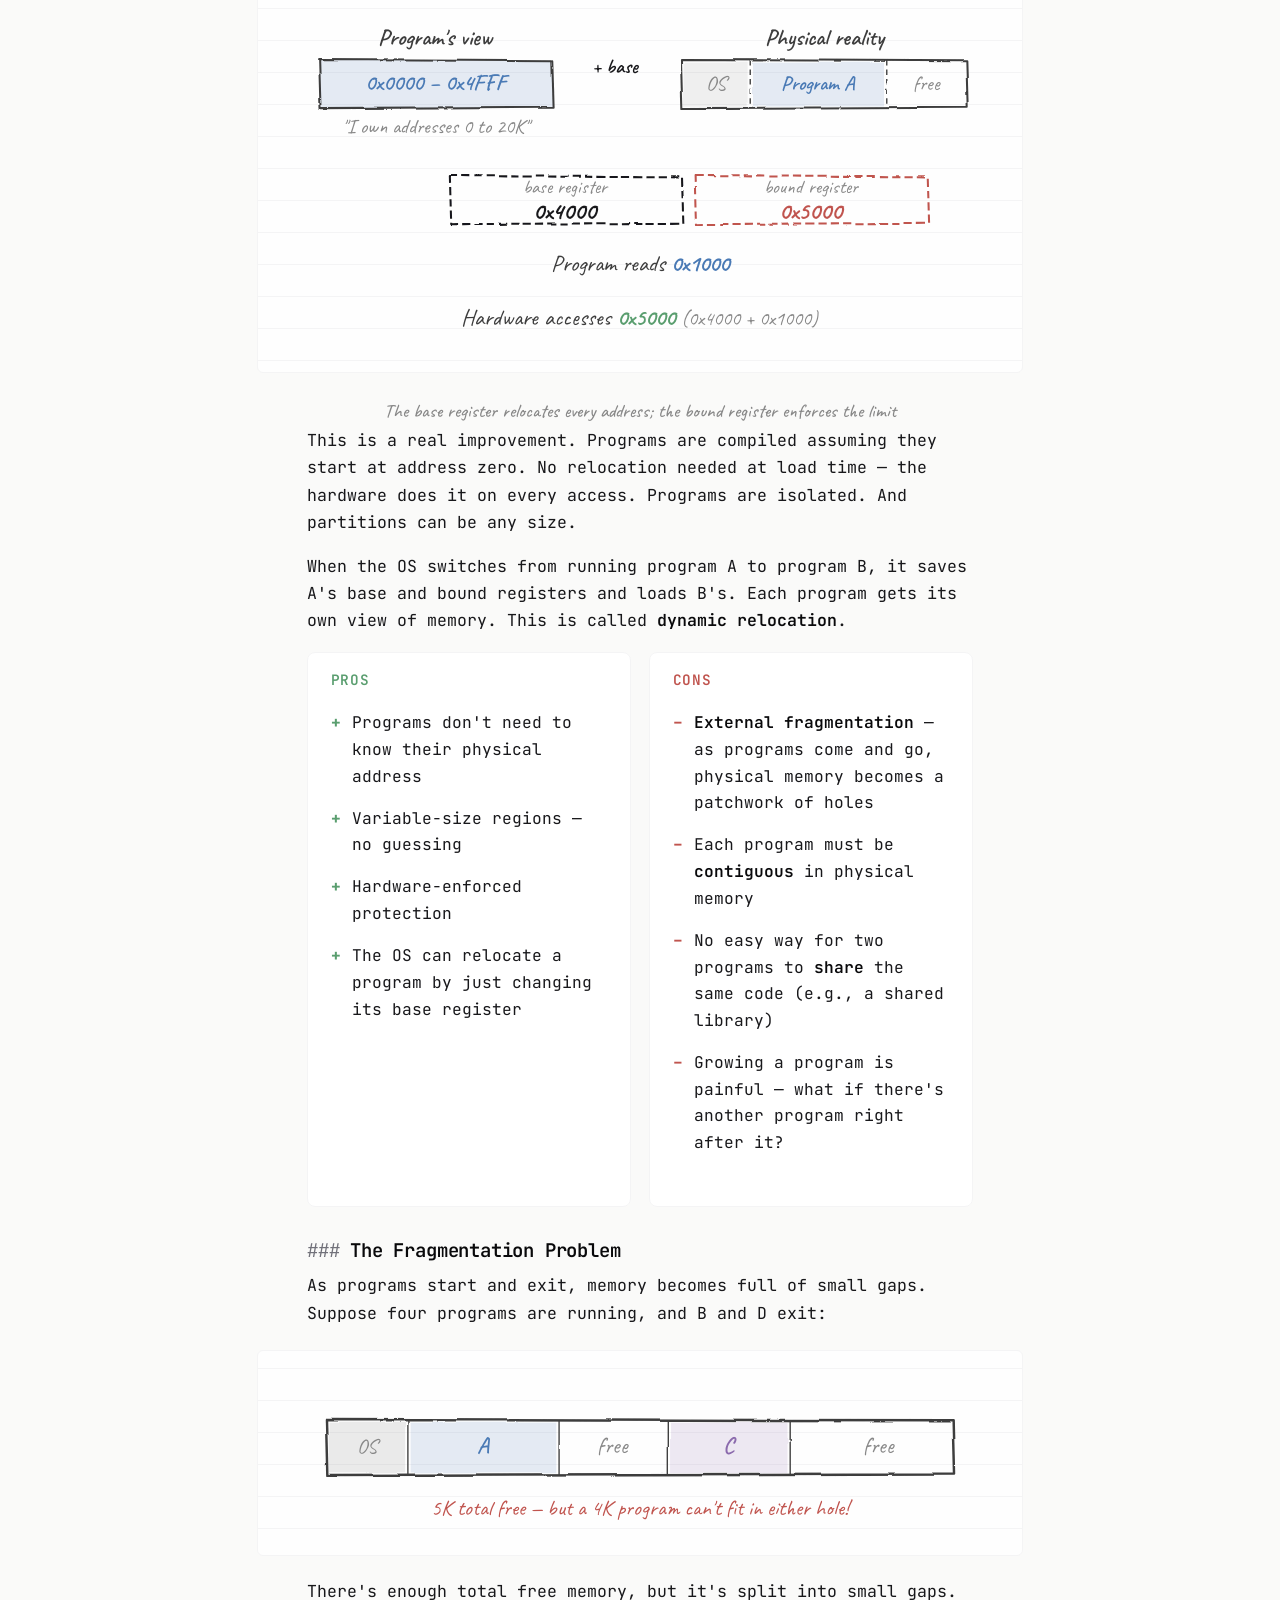
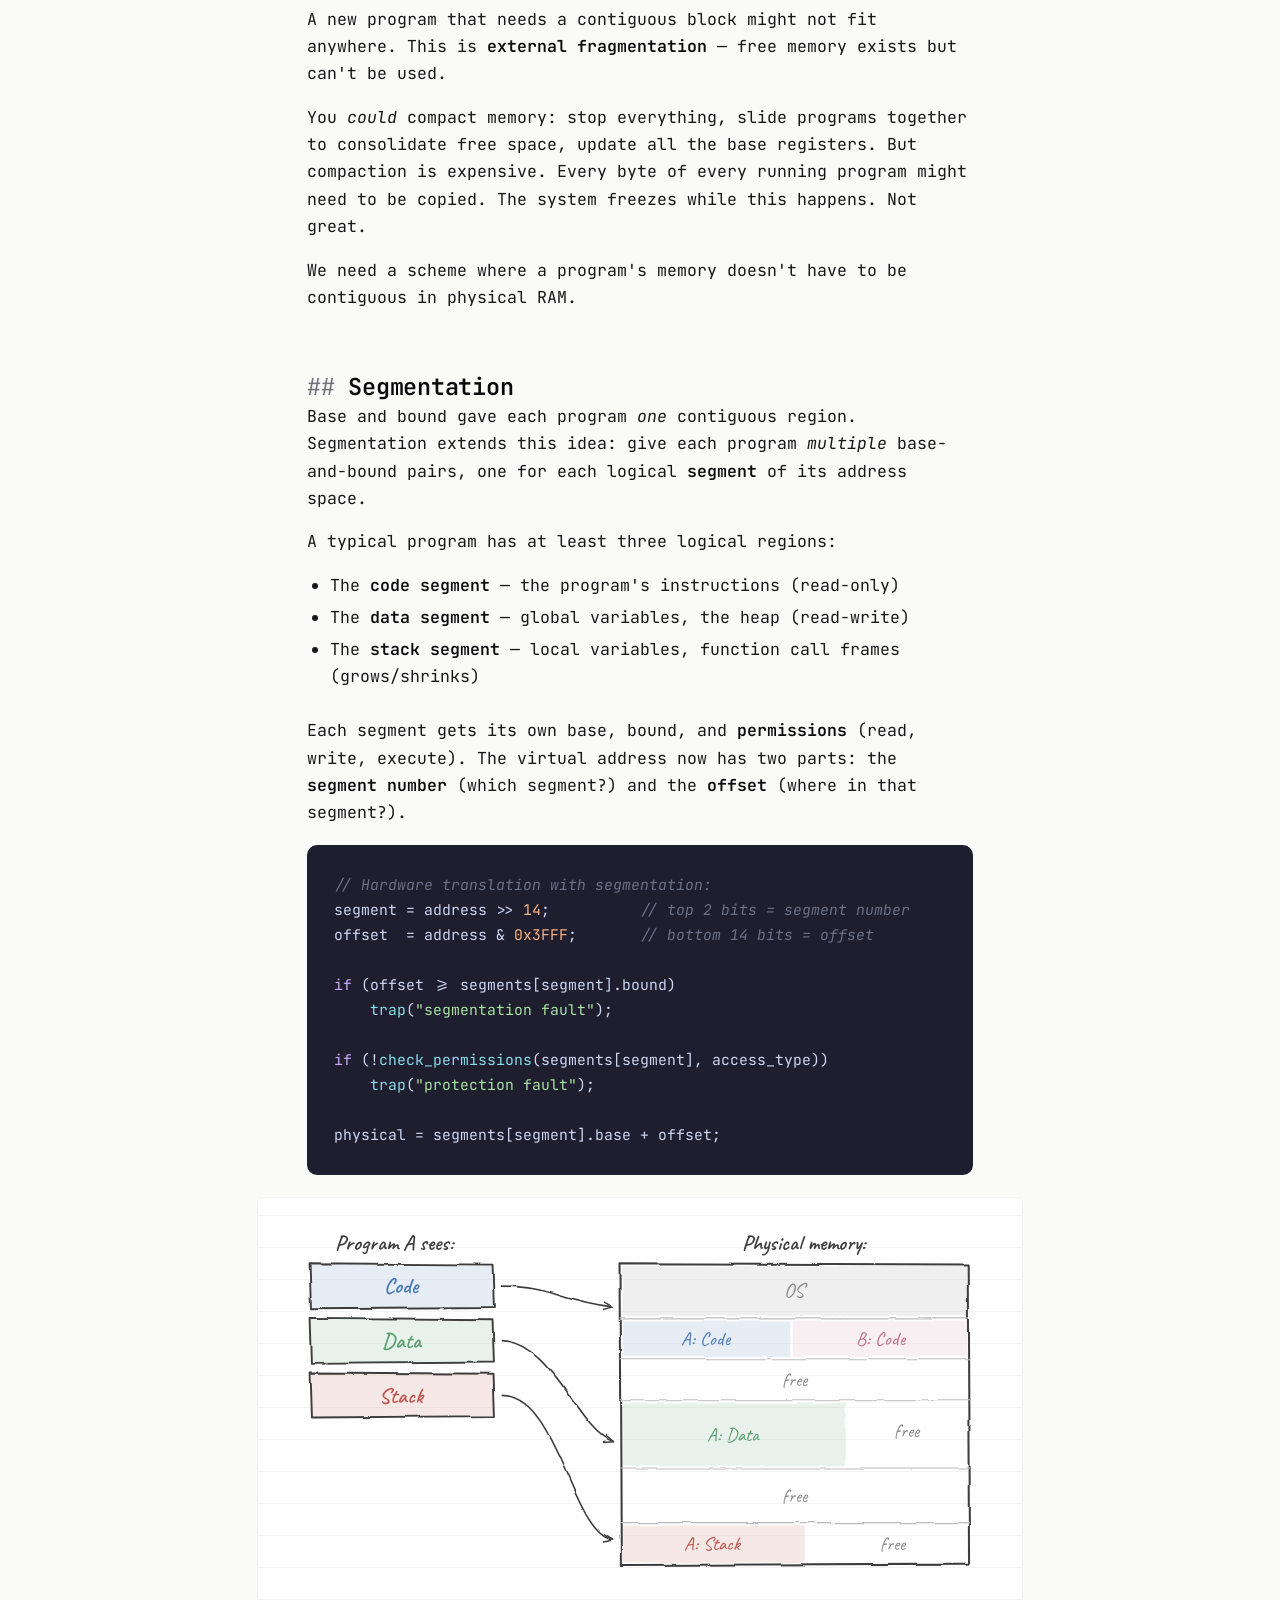
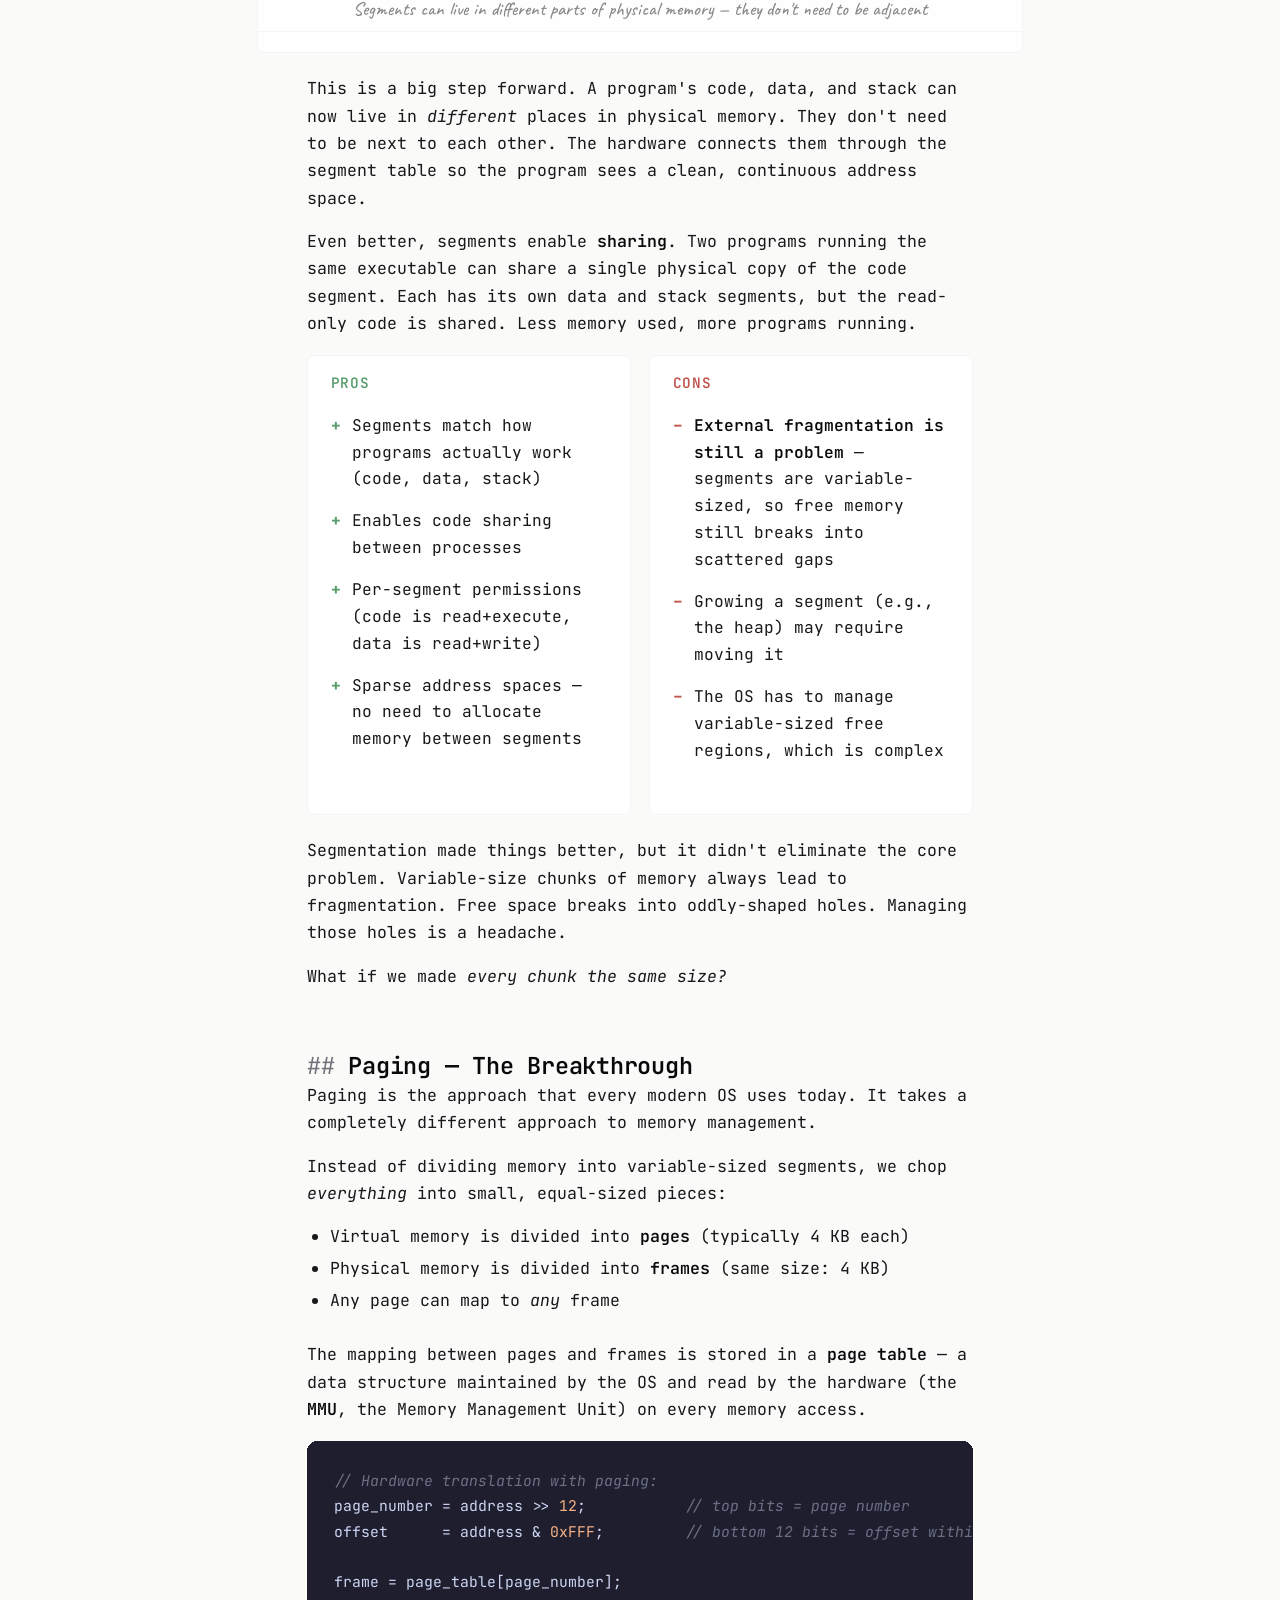
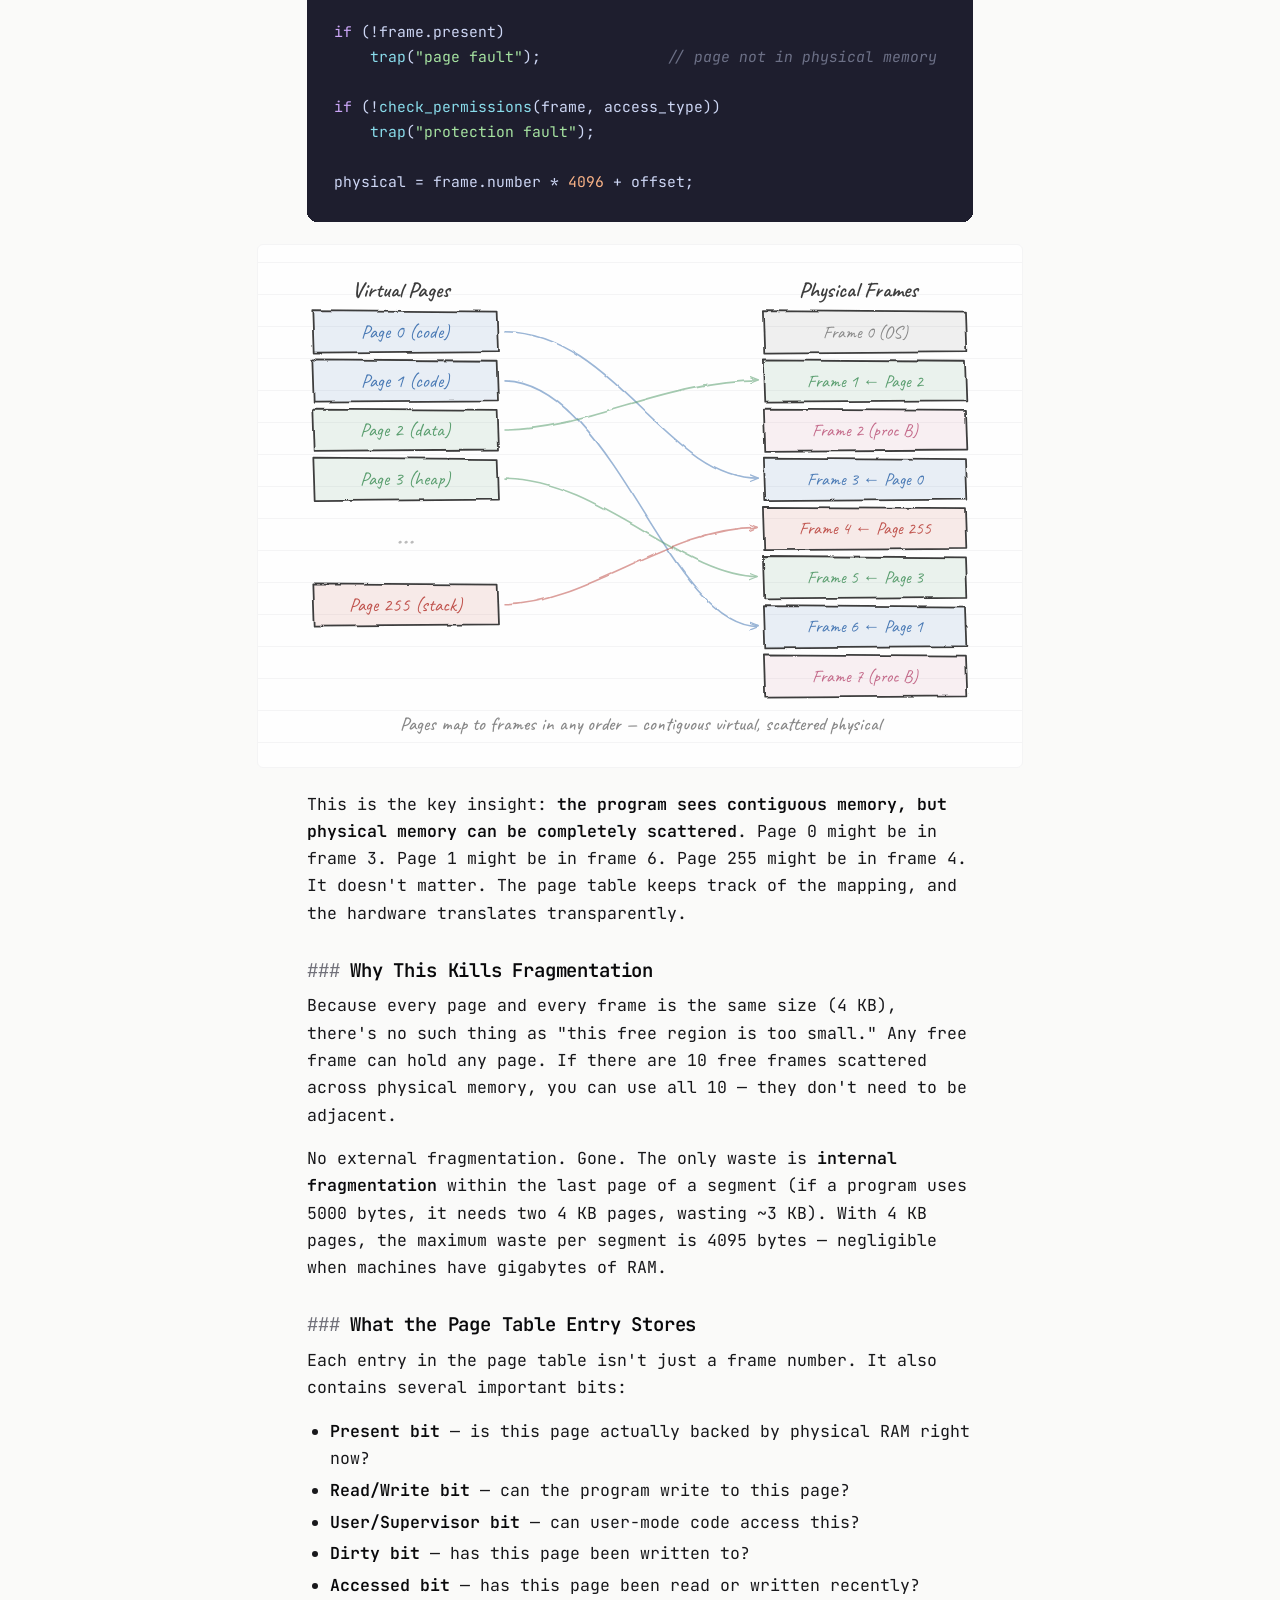
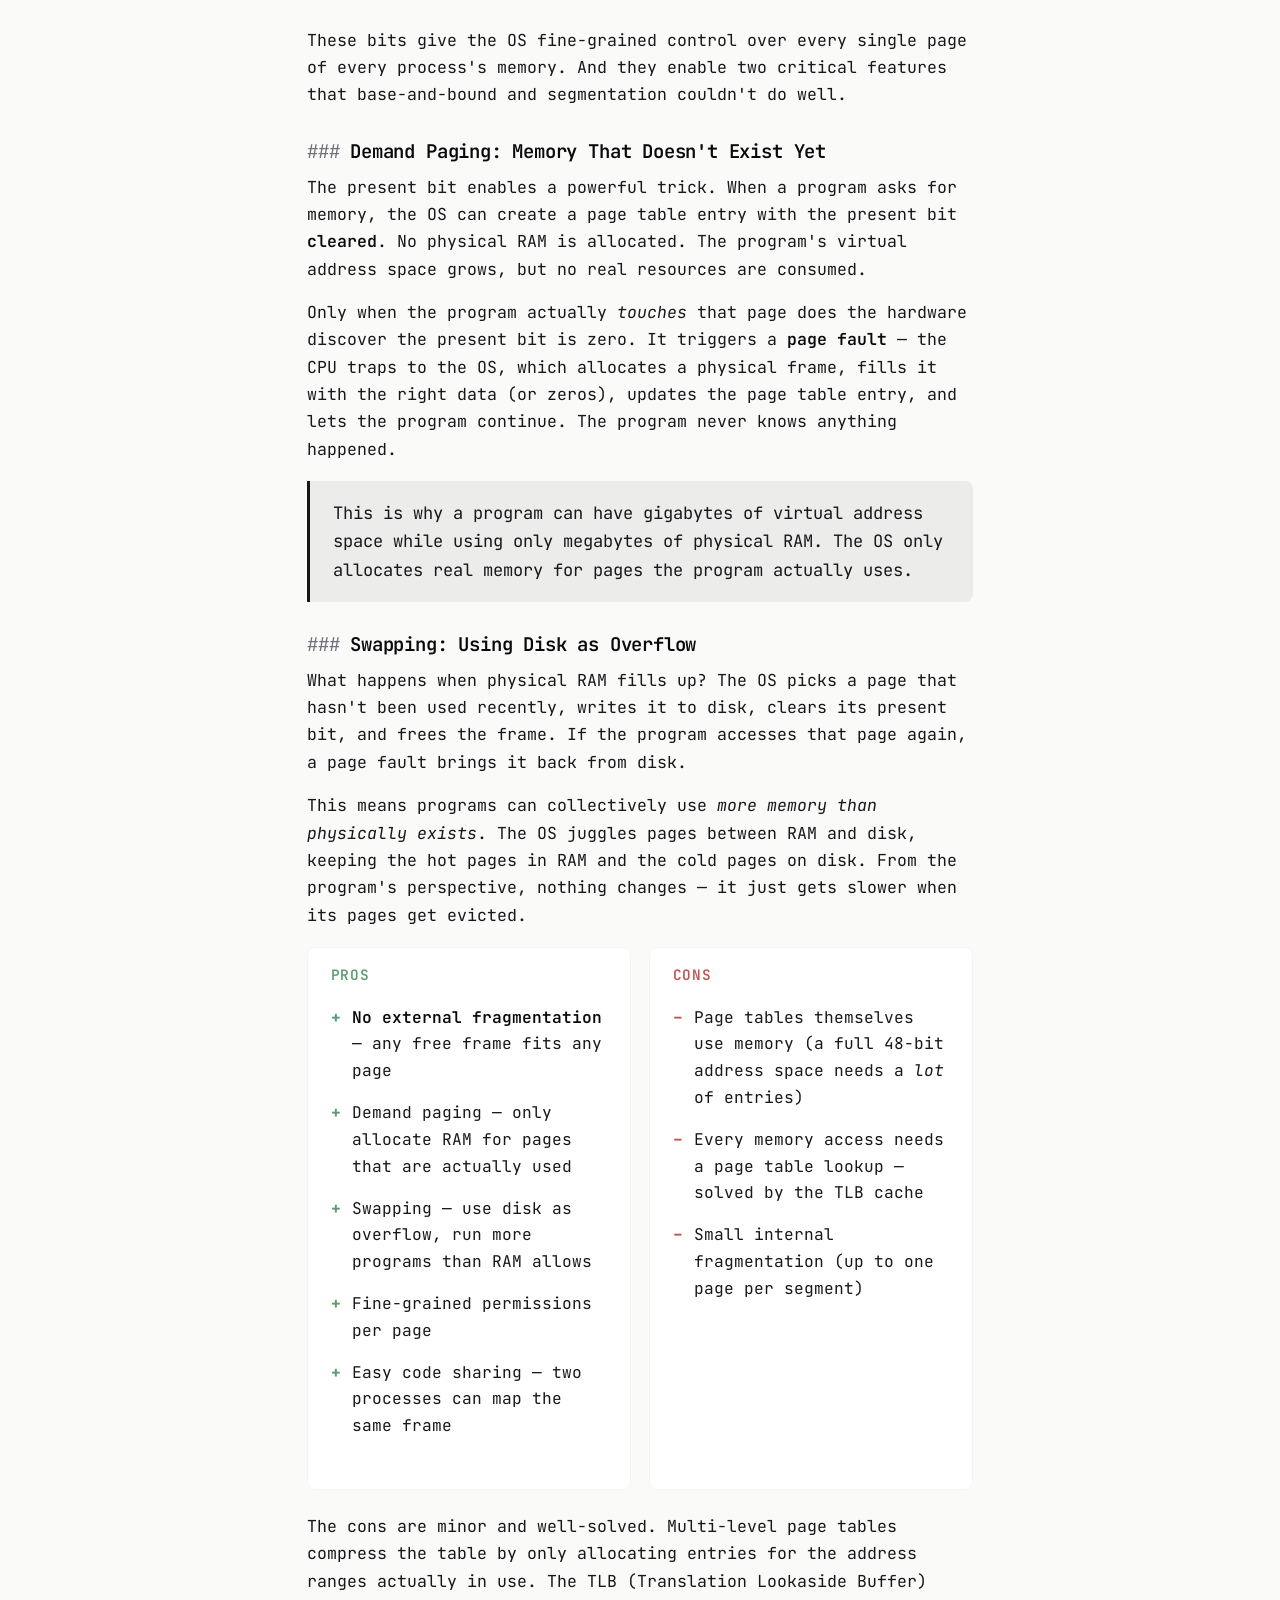
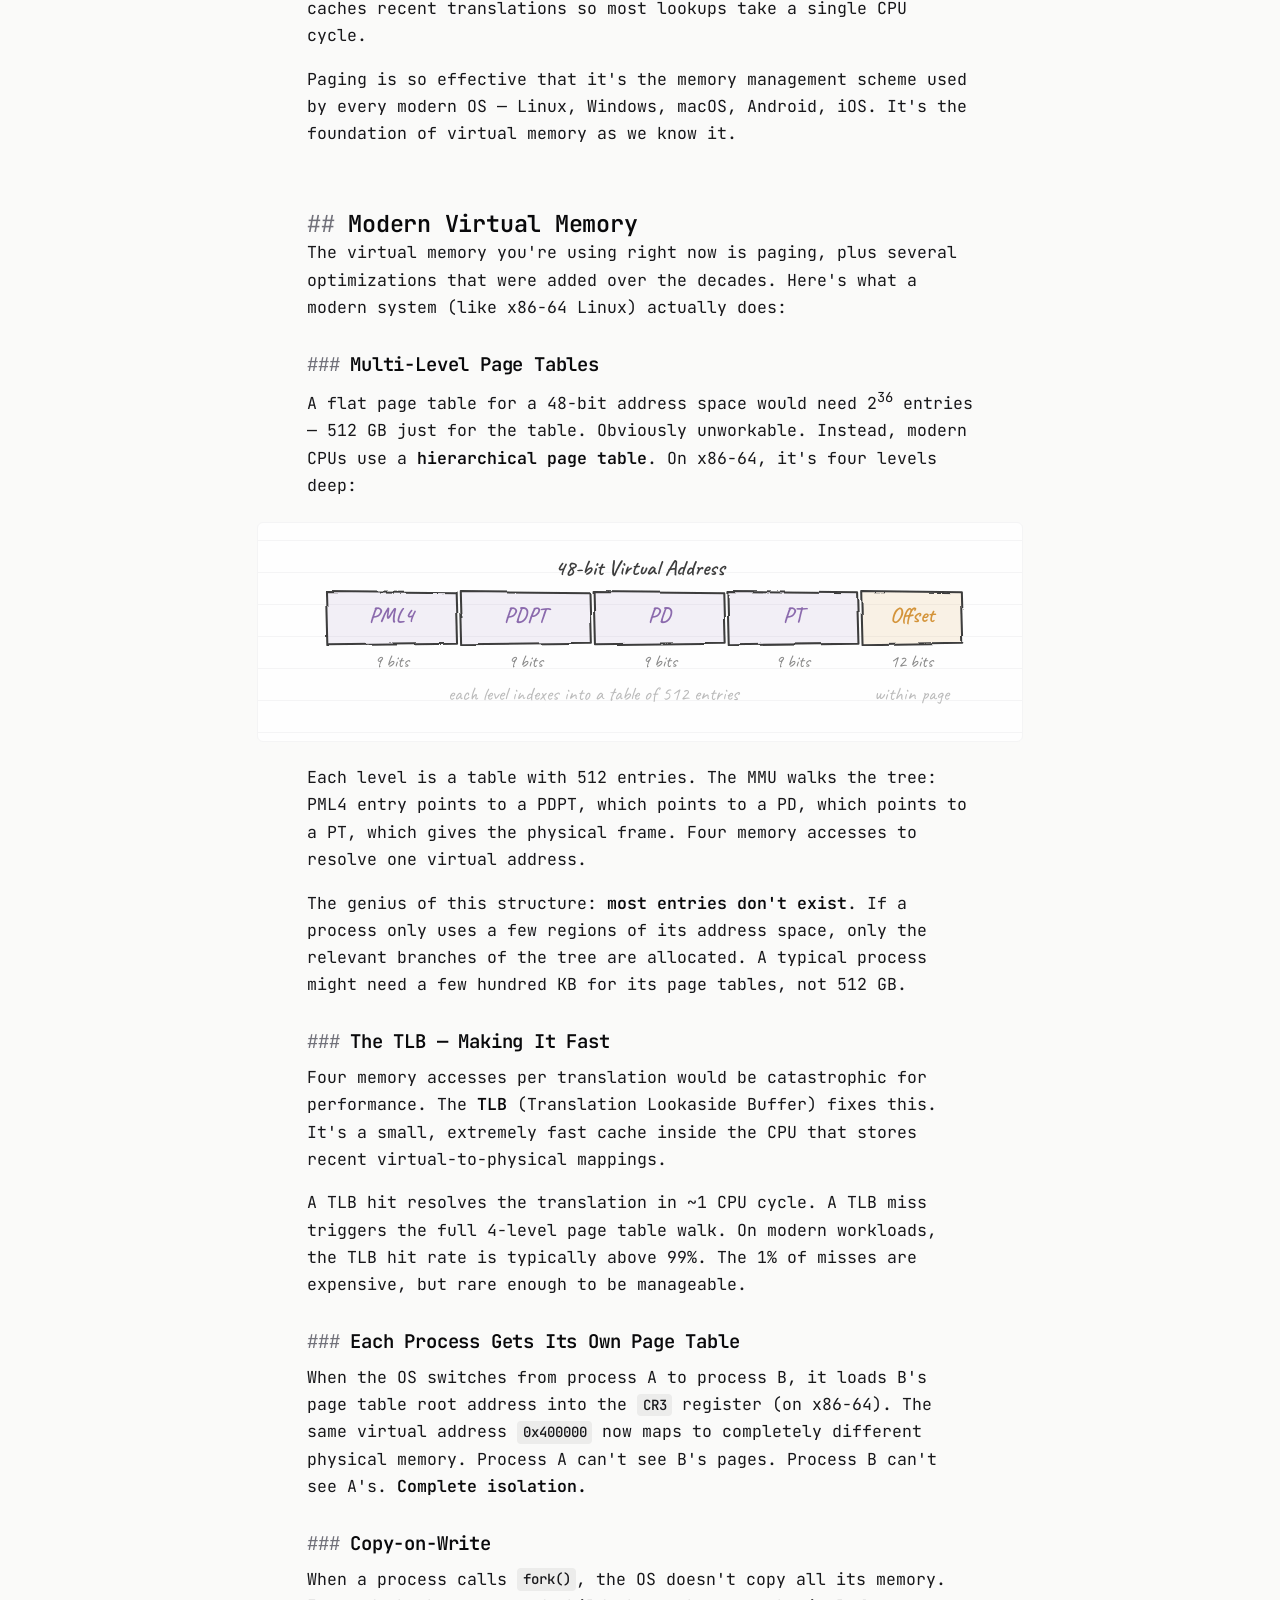
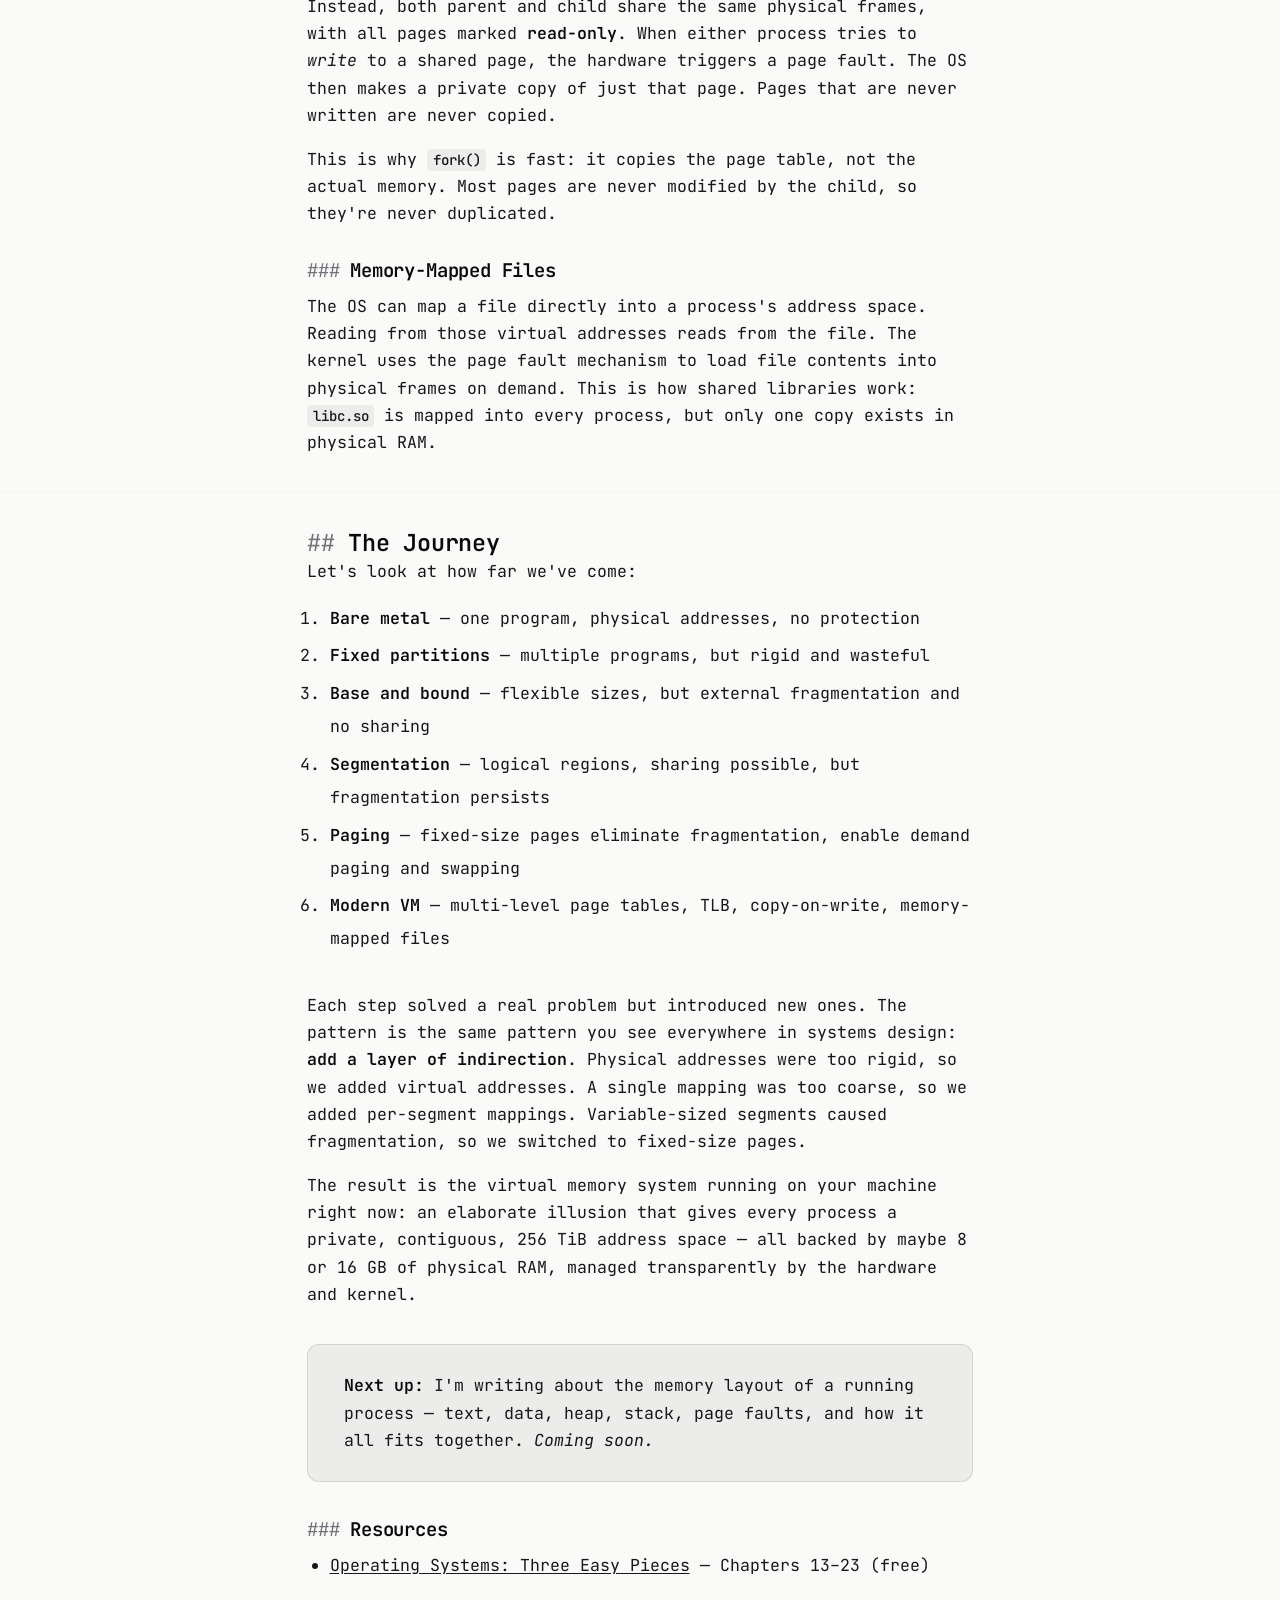
<file: blog/virtual-memory.html>
<!DOCTYPE html>
<html lang="en">
<head>
<meta charset="utf-8">
<meta name="viewport" content="width=device-width, initial-scale=1">
<title>How Does Virtual Memory Work?</title>
<link rel="preconnect" href="https://fonts.googleapis.com">
<link rel="preconnect" href="https://fonts.gstatic.com" crossorigin>
<link href="https://fonts.googleapis.com/css2?family=Caveat:wght@400;500;600;700&family=JetBrains+Mono:wght@400;500;600;700&display=swap" rel="stylesheet">
<script>(function(){var t=localStorage.getItem('theme-preference');if(!t)t=matchMedia('(prefers-color-scheme:dark)').matches?'dark':'light';document.documentElement.setAttribute('data-theme',t)})()</script>
<link rel="stylesheet" href="blog.css">
</head>
<body>

<nav class="site-nav">
  <div class="nav-inner">
    <a href="../index.html#blog" class="back-link">&larr; Back to blog</a>
    <button class="theme-toggle" aria-label="Toggle dark mode">// dark</button>
  </div>
</nav>

<!-- shared pencil SVG filter -->
<svg width="0" height="0" style="position:absolute;">
  <defs>
    <filter id="pencil" x="-2%" y="-2%" width="104%" height="104%">
      <feTurbulence type="turbulence" baseFrequency="0.025" numOctaves="3" seed="2" result="noise"/>
      <feDisplacementMap in="SourceGraphic" in2="noise" scale="1.8" xChannelSelector="R" yChannelSelector="G"/>
    </filter>
  </defs>
</svg>

<!-- ============================================================
     HERO
     ============================================================ -->
<section class="hero">
  <div class="container">
    <h1>How Does Virtual Memory Work?</h1>
    <div class="post-labels">
      <span class="label">operating-systems</span>
    </div>
    <p class="lead">
      Virtual memory took decades of real problems and clever tricks to arrive at. Instead of explaining what it is, let's trace why we needed it.
    </p>
  </div>
</section>

<!-- ============================================================
     SECTION 1 — ONE PROGRAM, THE WHOLE MACHINE
     ============================================================ -->
<section class="" id="one-program">
  <div class="container">

    <h2>One Program, the Whole Machine</h2>


    <p>
      In the earliest computers, there was no operating system. No multitasking. You loaded one
      program into memory, it ran, it finished, you loaded the next one. The program owned
      <em>everything</em> &mdash; every byte of RAM, every address.
    </p>

    <p>
      The memory map was dead simple. The program started at some known address, say <code>0x0000</code>,
      and used as much RAM as it needed. Whatever was left over just sat there, unused.
    </p>
  </div>

  <div class="wide">
    <div class="sketch">
      <svg viewBox="0 0 520 100" xmlns="http://www.w3.org/2000/svg">
        <g filter="url(#pencil)">
          <!-- memory bar -->
          <path d="M 30,30 L 488,31 L 490,70 L 31,71 Z" fill="none" stroke="var(--pencil)" stroke-width="1.8" stroke-linejoin="round"/>
          <!-- partition line -->
          <line x1="220" y1="30" x2="219" y2="71" stroke="var(--pencil)" stroke-width="1.2" stroke-dasharray="5,4"/>
          <!-- fills -->
          <path d="M 32,32 L 218,32 L 218,69 L 32,69 Z" fill="var(--sketch-blue)" opacity="0.18"/>
        </g>
        <!-- labels (hand font, outside filter for crispness) -->
        <text x="125" y="56" text-anchor="middle" font-family="Caveat, cursive" font-size="20" fill="var(--sketch-blue)" font-weight="600">Program</text>
        <text x="355" y="56" text-anchor="middle" font-family="Caveat, cursive" font-size="20" fill="var(--pencil-light)">unused</text>
        <!-- address labels -->
        <text x="32" y="22" font-family="Caveat, cursive" font-size="14" fill="var(--pencil-light)">0x0000</text>
        <text x="450" y="22" font-family="Caveat, cursive" font-size="14" fill="var(--pencil-light)">0xFFFF</text>
        <!-- title -->
        <text x="260" y="93" text-anchor="middle" font-family="Caveat, cursive" font-size="16" fill="var(--pencil-light)">Physical RAM &mdash; one program, full control</text>
      </svg>
    </div>
  </div>

  <div class="container">
    <p>
      Addresses in the code were <strong>physical addresses</strong>. When the program said
      "store this value at address <code>0x4000</code>," it meant physical address <code>0x4000</code> in
      the actual RAM chip. No translation. No indirection. The program saw reality as it was.
    </p>

    <p>
      This worked fine. One program, one machine, no conflicts.
    </p>

    <p>
      But machines were expensive. Really expensive. And most of the time, the program
      was waiting &mdash; waiting for a punch card to be read, waiting for a tape to spin
      to the right position, waiting for output to print. The CPU sat idle. That expensive
      CPU, doing nothing.
    </p>

    <p>
      The question became obvious: <strong>what if we ran more than one program at a time?</strong>
    </p>
  </div>
</section>


<!-- ============================================================
     SECTION 2 — TWO PROGRAMS, ONE PROBLEM
     ============================================================ -->
<section class="" id="two-programs">
  <div class="container">

    <h2>Two Programs, One Problem</h2>


    <p>
      Let's say we have 64 KB of RAM and we want to run two programs. The simplest idea:
      just load both into memory at the same time. Program A starts at <code>0x0000</code>,
      program B starts at <code>0x8000</code>.
    </p>
  </div>

  <div class="wide">
    <div class="sketch">
      <svg viewBox="0 0 520 110" xmlns="http://www.w3.org/2000/svg">
        <g filter="url(#pencil)">
          <path d="M 30,30 L 489,31 L 490,70 L 31,71 Z" fill="none" stroke="var(--pencil)" stroke-width="1.8" stroke-linejoin="round"/>
          <!-- partition lines -->
          <line x1="180" y1="30" x2="179" y2="71" stroke="var(--pencil)" stroke-width="1.2" stroke-dasharray="5,4"/>
          <line x1="230" y1="30" x2="230" y2="71" stroke="var(--pencil)" stroke-width="1.2" stroke-dasharray="5,4"/>
          <line x1="370" y1="30" x2="369" y2="71" stroke="var(--pencil)" stroke-width="1.2" stroke-dasharray="5,4"/>
          <!-- fills -->
          <path d="M 32,32 L 178,32 L 178,69 L 32,69 Z" fill="var(--sketch-blue)" opacity="0.18"/>
          <path d="M 232,32 L 368,32 L 368,69 L 232,69 Z" fill="var(--sketch-pink)" opacity="0.18"/>
        </g>
        <text x="105" y="56" text-anchor="middle" font-family="Caveat, cursive" font-size="19" fill="var(--sketch-blue)" font-weight="600">Program A</text>
        <text x="205" y="56" text-anchor="middle" font-family="Caveat, cursive" font-size="16" fill="var(--pencil-faint)"></text>
        <text x="300" y="56" text-anchor="middle" font-family="Caveat, cursive" font-size="19" fill="var(--sketch-pink)" font-weight="600">Program B</text>
        <text x="435" y="56" text-anchor="middle" font-family="Caveat, cursive" font-size="17" fill="var(--pencil-light)">free</text>

        <text x="32" y="22" font-family="Caveat, cursive" font-size="14" fill="var(--pencil-light)">0x0000</text>
        <text x="230" y="22" font-family="Caveat, cursive" font-size="14" fill="var(--pencil-light)">0x8000</text>

        <!-- danger scribble -->
        <text x="260" y="100" text-anchor="middle" font-family="Caveat, cursive" font-size="16" fill="var(--sketch-red)">A can read &amp; write B's memory! No protection.</text>
      </svg>
    </div>
  </div>

  <div class="container">
    <p>Sounds straightforward. But this creates three serious problems.</p>

    <h3>Problem 1: Addresses Are Baked In</h3>
    <p>
      When program B was compiled, the compiler didn't know it would be loaded at
      <code>0x8000</code>. It assumed it starts at <code>0x0000</code>, like every other
      program. So all its internal addresses &mdash; jump targets, data references, function
      pointers &mdash; are wrong.
    </p>
    <p>
      You could fix this by <strong>relocating</strong> the program at load time: scanning
      every address in the binary and adding an offset. Early systems actually did this. It
      worked, but it was slow and fragile.
    </p>

    <h3>Problem 2: No Protection</h3>
    <p>
      Program A can read and write <em>any</em> physical address. Including the memory
      that belongs to program B. A bug in A &mdash; a wild pointer, an out-of-bounds array
      access &mdash; can silently corrupt B's data. Or worse, corrupt the OS itself.
    </p>

    <div class="callout bad">
      <p>
        This isn't hypothetical. In early multiprogramming systems, a buggy program could
        bring down <em>every</em> other program on the machine. There was no isolation.
        Programs had to be trusted, and that only works when there are very few of them.
      </p>
    </div>

    <h3>Problem 3: Memory Is Wasted</h3>
    <p>
      If program A needs 20 KB and we give it a 32 KB partition, 12 KB is wasted.
      If program B needs 40 KB and the remaining partition is only 32 KB, it can't run at
      all &mdash; even though there's 12 KB of unused memory sitting in A's partition.
    </p>

    <p>
      We need a system that solves all three: <strong>let programs use any address they
      want</strong>, <strong>protect them from each other</strong>, and
      <strong>use memory efficiently</strong>. The search for that system is what led to
      virtual memory.
    </p>
  </div>
</section>


<!-- ============================================================
     SECTION 3 — FIXED PARTITIONS
     ============================================================ -->
<section class="" id="fixed-partitions">
  <div class="container">

    <h2>Fixed Partitions</h2>


    <p>
      The first real attempt at sharing memory was straightforward: <strong>divide physical
      memory into fixed-size partitions</strong> at boot time. Each partition gets one
      program. The OS takes one partition for itself.
    </p>
  </div>

  <div class="wide">
    <div class="sketch">
      <svg viewBox="0 0 520 170" xmlns="http://www.w3.org/2000/svg">
        <g filter="url(#pencil)">
          <!-- main memory bar -->
          <path d="M 30,35 L 489,36 L 490,75 L 31,76 Z" fill="none" stroke="var(--pencil)" stroke-width="1.8" stroke-linejoin="round"/>
          <!-- partition lines -->
          <line x1="145" y1="35" x2="145" y2="76" stroke="var(--pencil)" stroke-width="1.5"/>
          <line x1="260" y1="35" x2="260" y2="76" stroke="var(--pencil)" stroke-width="1.5"/>
          <line x1="375" y1="35" x2="374" y2="76" stroke="var(--pencil)" stroke-width="1.5"/>
          <!-- fills -->
          <path d="M 32,37 L 143,37 L 143,74 L 32,74 Z" fill="var(--pencil)" opacity="0.12"/>
          <path d="M 147,37 L 258,37 L 258,74 L 147,74 Z" fill="var(--sketch-blue)" opacity="0.15"/>
          <path d="M 262,37 L 373,37 L 373,74 L 262,74 Z" fill="var(--sketch-pink)" opacity="0.15"/>
          <path d="M 377,37 L 488,37 L 488,74 L 377,74 Z" fill="var(--sketch-green)" opacity="0.15"/>
        </g>

        <text x="88" y="61" text-anchor="middle" font-family="Caveat, cursive" font-size="18" fill="var(--pencil)" font-weight="600">OS</text>
        <text x="203" y="61" text-anchor="middle" font-family="Caveat, cursive" font-size="18" fill="var(--sketch-blue)" font-weight="600">A (10K)</text>
        <text x="318" y="61" text-anchor="middle" font-family="Caveat, cursive" font-size="18" fill="var(--sketch-pink)" font-weight="600">B (14K)</text>
        <text x="433" y="61" text-anchor="middle" font-family="Caveat, cursive" font-size="18" fill="var(--sketch-green)" font-weight="600">C (6K)</text>

        <text x="30" y="27" font-family="Caveat, cursive" font-size="13" fill="var(--pencil-light)">16K each</text>

        <!-- wasted space annotations -->
        <g filter="url(#pencil)">
          <!-- hatched "wasted" areas under each partition -->
          <line x1="203" y1="88" x2="203" y2="108" stroke="var(--sketch-red)" stroke-width="1.2"/>
          <line x1="318" y1="88" x2="318" y2="108" stroke="var(--sketch-red)" stroke-width="1.2"/>
          <line x1="433" y1="88" x2="433" y2="108" stroke="var(--sketch-red)" stroke-width="1.2"/>
        </g>
        <text x="203" y="125" text-anchor="middle" font-family="Caveat, cursive" font-size="15" fill="var(--sketch-red)">6K wasted</text>
        <text x="318" y="125" text-anchor="middle" font-family="Caveat, cursive" font-size="15" fill="var(--sketch-red)">2K wasted</text>
        <text x="433" y="125" text-anchor="middle" font-family="Caveat, cursive" font-size="15" fill="var(--sketch-red)">10K wasted!</text>

        <text x="260" y="158" text-anchor="middle" font-family="Caveat, cursive" font-size="17" fill="var(--pencil-light)">internal fragmentation &mdash; programs rarely fill their partition</text>
      </svg>
    </div>
  </div>

  <div class="container">
    <p>
      What about the address problem? Each partition has a known starting address, so the
      hardware can add a simple <strong>base register</strong> that offsets every address by
      the partition's start. The OS loads the right base on each context switch. Programs
      compile assuming they start at zero &mdash; the hardware fixes it transparently.
    </p>

    <p>
      For protection, the hardware adds a bounds check: before every memory access, it verifies that
      the address falls within the current program's assigned partition. If not, the hardware
      traps to the OS, and the offending program is killed. We finally have <strong>isolation</strong>.
    </p>

    <p>But this scheme has obvious weaknesses.</p>

    <div class="tradeoff">
      <div class="tradeoff-col pros">
        <h4>Pros</h4>
        <ul>
          <li>Simple to implement</li>
          <li>Hardware protection between programs</li>
          <li>Fast &mdash; almost no overhead</li>
        </ul>
      </div>
      <div class="tradeoff-col cons">
        <h4>Cons</h4>
        <ul>
          <li><strong>Internal fragmentation</strong> &mdash; programs rarely fill their partition exactly</li>
          <li>Fixed number of programs &mdash; partition count is decided at boot</li>
          <li>A program can't be bigger than a single partition</li>
          <li>Partition sizes must accommodate the largest expected program</li>
        </ul>
      </div>
    </div>

    <p>
      The fundamental issue: <strong>fixed partitions force you to guess the future</strong>.
      How big should partitions be? How many? Get it wrong and you waste memory or can't run
      certain programs. We need something more flexible.
    </p>
  </div>
</section>


<!-- ============================================================
     SECTION 4 — BASE AND BOUND
     ============================================================ -->
<section class="" id="base-and-bound">
  <div class="container">

    <h2>Base and Bound</h2>


    <p>
      Here's a better idea. Instead of fixed partitions, give each program a <strong>variable-size</strong>
      region of memory. The hardware tracks two values for the running program:
    </p>
    <ul style="margin-bottom: 1.5rem; padding-left: 1.25rem;">
      <li>The <strong>base register</strong> &mdash; where this program's memory starts in physical RAM</li>
      <li>The <strong>bound register</strong> (or limit) &mdash; how much memory it's allowed to use</li>
    </ul>

    <p>Every memory access gets translated by the hardware:</p>

<pre><span class="cmt">// Hardware does this on every memory access:</span>
<span class="kw">if</span> (address >= bound)
    <span class="fn">trap</span>(<span class="str">"segmentation fault"</span>);   <span class="cmt">// kill the process</span>
physical_address = base + address;</pre>

    <p>
      The program thinks it starts at address <code>0x0000</code>. It uses addresses
      <code>0x0000</code> through whatever it needs. The hardware transparently adds the
      base to every address, mapping it to the right spot in physical RAM. The program
      never sees physical addresses. It can't access memory outside its region because the
      bound check catches it.
    </p>
  </div>

  <div class="wide">
    <div class="sketch">
      <svg viewBox="0 0 520 240" xmlns="http://www.w3.org/2000/svg">
        <!-- Program's view -->
        <text x="110" y="20" text-anchor="middle" font-family="Caveat, cursive" font-size="17" fill="var(--pencil)" font-weight="600">Program's view</text>
        <g filter="url(#pencil)">
          <path d="M 25,30 L 195,31 L 196,65 L 26,66 Z" fill="var(--sketch-blue)" fill-opacity="0.15" stroke="var(--pencil)" stroke-width="1.5" stroke-linejoin="round"/>
        </g>
        <text x="110" y="53" text-anchor="middle" font-family="Caveat, cursive" font-size="17" fill="var(--sketch-blue)" font-weight="600">0x0000 &ndash; 0x4FFF</text>
        <text x="110" y="84" text-anchor="middle" font-family="Caveat, cursive" font-size="15" fill="var(--pencil-light)">"I own addresses 0 to 20K"</text>

        <!-- Arrow -->
        <g filter="url(#pencil)">
          <line x1="205" y1="48" x2="280" y2="48" stroke="var(--pencil)" stroke-width="1.5" marker-end="url(#hand-arrow)"/>
        </g>
        <text x="242" y="40" text-anchor="middle" font-family="Caveat, cursive" font-size="15" fill="var(--accent)" font-weight="600">+ base</text>

        <!-- Physical memory -->
        <text x="395" y="20" text-anchor="middle" font-family="Caveat, cursive" font-size="17" fill="var(--pencil)" font-weight="600">Physical reality</text>
        <g filter="url(#pencil)">
          <path d="M 290,30 L 499,31 L 500,65 L 291,66 Z" fill="none" stroke="var(--pencil)" stroke-width="1.5" stroke-linejoin="round"/>
          <line x1="340" y1="30" x2="340" y2="66" stroke="var(--pencil)" stroke-width="1" stroke-dasharray="4,3"/>
          <line x1="440" y1="30" x2="440" y2="66" stroke="var(--pencil)" stroke-width="1" stroke-dasharray="4,3"/>
          <path d="M 292,32 L 338,32 L 338,64 L 292,64 Z" fill="var(--pencil)" opacity="0.08"/>
          <path d="M 342,32 L 438,32 L 438,64 L 342,64 Z" fill="var(--sketch-blue)" opacity="0.15"/>
        </g>
        <text x="316" y="53" text-anchor="middle" font-family="Caveat, cursive" font-size="15" fill="var(--pencil-light)">OS</text>
        <text x="390" y="53" text-anchor="middle" font-family="Caveat, cursive" font-size="15" fill="var(--sketch-blue)" font-weight="600">Program A</text>
        <text x="470" y="53" text-anchor="middle" font-family="Caveat, cursive" font-size="15" fill="var(--pencil-light)">free</text>

        <!-- Registers -->
        <g filter="url(#pencil)">
          <path d="M 120,115 L 290,116 L 291,150 L 121,151 Z" fill="none" stroke="var(--accent)" stroke-width="1.5" stroke-linejoin="round" stroke-dasharray="6,3"/>
          <path d="M 300,115 L 470,116 L 471,150 L 301,151 Z" fill="none" stroke="var(--sketch-red)" stroke-width="1.5" stroke-linejoin="round" stroke-dasharray="6,3"/>
        </g>
        <text x="205" y="128" text-anchor="middle" font-family="Caveat, cursive" font-size="14" fill="var(--pencil-light)">base register</text>
        <text x="205" y="147" text-anchor="middle" font-family="Caveat, cursive" font-size="18" fill="var(--accent)" font-weight="700">0x4000</text>
        <text x="385" y="128" text-anchor="middle" font-family="Caveat, cursive" font-size="14" fill="var(--pencil-light)">bound register</text>
        <text x="385" y="147" text-anchor="middle" font-family="Caveat, cursive" font-size="18" fill="var(--sketch-red)" font-weight="700">0x5000</text>

        <!-- Example translation -->
        <text x="260" y="185" text-anchor="middle" font-family="Caveat, cursive" font-size="17" fill="var(--pencil)">
          Program reads <tspan fill="var(--sketch-blue)" font-weight="700">0x1000</tspan>
        </text>
        <g filter="url(#pencil)">
          <line x1="260" y1="192" x2="260" y2="208" stroke="var(--pencil-faint)" stroke-width="1"/>
        </g>
        <text x="260" y="225" text-anchor="middle" font-family="Caveat, cursive" font-size="17" fill="var(--pencil)">
          Hardware accesses <tspan fill="var(--sketch-green)" font-weight="700">0x5000</tspan>
          <tspan fill="var(--pencil-light)" font-size="15"> (0x4000 + 0x1000)</tspan>
        </text>

        <defs>
          <marker id="hand-arrow" viewBox="0 0 12 10" refX="10" refY="5" markerWidth="8" markerHeight="8" orient="auto">
            <path d="M 0 1 L 10 5 L 0 9" fill="none" stroke="var(--pencil)" stroke-width="1.5" stroke-linejoin="round" stroke-linecap="round"/>
          </marker>
        </defs>
      </svg>
    </div>
    <div class="sketch-caption">The base register relocates every address; the bound register enforces the limit</div>
  </div>

  <div class="container">
    <p>
      This is a real improvement. Programs are compiled assuming they start at address zero.
      No relocation needed at load time &mdash; the hardware does it on every access.
      Programs are isolated. And partitions can be any size.
    </p>

    <p>
      When the OS switches from running program A to program B, it saves A's base and
      bound registers and loads B's. Each program gets its own view of memory.
      This is called <strong>dynamic relocation</strong>.
    </p>

    <div class="tradeoff">
      <div class="tradeoff-col pros">
        <h4>Pros</h4>
        <ul>
          <li>Programs don't need to know their physical address</li>
          <li>Variable-size regions &mdash; no guessing</li>
          <li>Hardware-enforced protection</li>
          <li>The OS can relocate a program by just changing its base register</li>
        </ul>
      </div>
      <div class="tradeoff-col cons">
        <h4>Cons</h4>
        <ul>
          <li><strong>External fragmentation</strong> &mdash; as programs come and go, physical memory becomes a patchwork of holes</li>
          <li>Each program must be <strong>contiguous</strong> in physical memory</li>
          <li>No easy way for two programs to <strong>share</strong> the same code (e.g., a shared library)</li>
          <li>Growing a program is painful &mdash; what if there's another program right after it?</li>
        </ul>
      </div>
    </div>

    <h3>The Fragmentation Problem</h3>
    <p>
      As programs start and exit, memory becomes full of small gaps. Suppose four programs
      are running, and B and D exit:
    </p>
  </div>

  <div class="wide">
    <div class="sketch">
      <svg viewBox="0 0 520 110" xmlns="http://www.w3.org/2000/svg">
        <g filter="url(#pencil)">
          <path d="M 30,30 L 489,31 L 490,70 L 31,71 Z" fill="none" stroke="var(--pencil)" stroke-width="1.8" stroke-linejoin="round"/>
          <!-- partition lines -->
          <line x1="90" y1="30" x2="90" y2="71" stroke="var(--pencil)" stroke-width="1"/>
          <line x1="200" y1="30" x2="200" y2="71" stroke="var(--pencil)" stroke-width="1"/>
          <line x1="280" y1="30" x2="280" y2="71" stroke="var(--pencil)" stroke-width="1"/>
          <line x1="370" y1="30" x2="370" y2="71" stroke="var(--pencil)" stroke-width="1"/>
          <!-- fills -->
          <path d="M 32,32 L 88,32 L 88,69 L 32,69 Z" fill="var(--pencil)" opacity="0.1"/>
          <path d="M 92,32 L 198,32 L 198,69 L 92,69 Z" fill="var(--sketch-blue)" opacity="0.15"/>
          <path d="M 282,32 L 368,32 L 368,69 L 282,69 Z" fill="var(--sketch-purple)" opacity="0.15"/>
        </g>
        <text x="60" y="55" text-anchor="middle" font-family="Caveat, cursive" font-size="15" fill="var(--pencil-light)">OS</text>
        <text x="145" y="55" text-anchor="middle" font-family="Caveat, cursive" font-size="17" fill="var(--sketch-blue)" font-weight="600">A</text>
        <text x="240" y="55" text-anchor="middle" font-family="Caveat, cursive" font-size="17" fill="var(--pencil-light)">free</text>
        <text x="325" y="55" text-anchor="middle" font-family="Caveat, cursive" font-size="17" fill="var(--sketch-purple)" font-weight="600">C</text>
        <text x="435" y="55" text-anchor="middle" font-family="Caveat, cursive" font-size="17" fill="var(--pencil-light)">free</text>

        <!-- annotation -->
        <text x="260" y="100" text-anchor="middle" font-family="Caveat, cursive" font-size="16" fill="var(--sketch-red)">5K total free &mdash; but a 4K program can't fit in either hole!</text>
      </svg>
    </div>
  </div>

  <div class="container">
    <p>
      There's enough total free memory, but it's split into small gaps. A new program
      that needs a contiguous block might not fit anywhere. This is <strong>external
      fragmentation</strong> &mdash; free memory exists but can't be used.
    </p>

    <p>
      You <em>could</em> compact memory: stop everything, slide programs together to
      consolidate free space, update all the base registers. But compaction is expensive.
      Every byte of every running program might need to be copied. The system freezes
      while this happens. Not great.
    </p>

    <p>
      We need a scheme where a program's memory doesn't have to be contiguous in physical RAM.
    </p>
  </div>
</section>


<!-- ============================================================
     SECTION 5 — SEGMENTATION
     ============================================================ -->
<section class="" id="segmentation">
  <div class="container">

    <h2>Segmentation</h2>


    <p>
      Base and bound gave each program <em>one</em> contiguous region. Segmentation extends
      this idea: give each program <em>multiple</em> base-and-bound pairs, one for each
      logical <strong>segment</strong> of its address space.
    </p>

    <p>A typical program has at least three logical regions:</p>
    <ul style="margin-bottom: 1.5rem; padding-left: 1.25rem;">
      <li>The <strong>code segment</strong> &mdash; the program's instructions (read-only)</li>
      <li>The <strong>data segment</strong> &mdash; global variables, the heap (read-write)</li>
      <li>The <strong>stack segment</strong> &mdash; local variables, function call frames (grows/shrinks)</li>
    </ul>

    <p>
      Each segment gets its own base, bound, and <strong>permissions</strong> (read, write,
      execute). The virtual address now has two parts: the <strong>segment number</strong>
      (which segment?) and the <strong>offset</strong> (where in that segment?).
    </p>

<pre><span class="cmt">// Hardware translation with segmentation:</span>
segment = address >> <span class="num">14</span>;          <span class="cmt">// top 2 bits = segment number</span>
offset  = address & <span class="num">0x3FFF</span>;       <span class="cmt">// bottom 14 bits = offset</span>

<span class="kw">if</span> (offset >= segments[segment].bound)
    <span class="fn">trap</span>(<span class="str">"segmentation fault"</span>);

<span class="kw">if</span> (!<span class="fn">check_permissions</span>(segments[segment], access_type))
    <span class="fn">trap</span>(<span class="str">"protection fault"</span>);

physical = segments[segment].base + offset;</pre>
  </div>

  <div class="wide">
    <div class="sketch">
      <svg viewBox="0 0 520 260" xmlns="http://www.w3.org/2000/svg">
        <!-- Virtual side -->
        <text x="80" y="18" text-anchor="middle" font-family="Caveat, cursive" font-size="16" fill="var(--pencil)" font-weight="600">Program A sees:</text>

        <g filter="url(#pencil)">
          <path d="M 18,28 L 152,29 L 153,60 L 19,61 Z" fill="var(--sketch-blue)" fill-opacity="0.13" stroke="var(--pencil)" stroke-width="1.4" stroke-linejoin="round"/>
          <path d="M 18,68 L 152,69 L 153,100 L 19,101 Z" fill="var(--sketch-green)" fill-opacity="0.13" stroke="var(--pencil)" stroke-width="1.4" stroke-linejoin="round"/>
          <path d="M 18,108 L 152,109 L 153,140 L 19,141 Z" fill="var(--sketch-red)" fill-opacity="0.13" stroke="var(--pencil)" stroke-width="1.4" stroke-linejoin="round"/>
        </g>
        <text x="85" y="50" text-anchor="middle" font-family="Caveat, cursive" font-size="16" fill="var(--sketch-blue)" font-weight="600">Code</text>
        <text x="85" y="90" text-anchor="middle" font-family="Caveat, cursive" font-size="16" fill="var(--sketch-green)" font-weight="600">Data</text>
        <text x="85" y="130" text-anchor="middle" font-family="Caveat, cursive" font-size="16" fill="var(--sketch-red)" font-weight="600">Stack</text>

        <!-- Arrows -->
        <g filter="url(#pencil)">
          <path d="M 158,44 C 195,44 200,55 240,60" fill="none" stroke="var(--pencil)" stroke-width="1.2" marker-end="url(#hand-arrow2)"/>
          <path d="M 158,84 C 195,84 215,150 240,158" fill="none" stroke="var(--pencil)" stroke-width="1.2" marker-end="url(#hand-arrow2)"/>
          <path d="M 158,124 C 200,124 210,225 240,230" fill="none" stroke="var(--pencil)" stroke-width="1.2" marker-end="url(#hand-arrow2)"/>
        </g>

        <!-- Physical side -->
        <text x="380" y="18" text-anchor="middle" font-family="Caveat, cursive" font-size="16" fill="var(--pencil)" font-weight="600">Physical memory:</text>

        <g filter="url(#pencil)">
          <!-- big box -->
          <path d="M 245,28 L 500,29 L 501,248 L 246,249 Z" fill="none" stroke="var(--pencil)" stroke-width="1.5" stroke-linejoin="round"/>
          <!-- rows -->
          <line x1="245" y1="68" x2="501" y2="68" stroke="var(--pencil-faint)" stroke-width="0.8"/>
          <line x1="245" y1="98" x2="501" y2="98" stroke="var(--pencil-faint)" stroke-width="0.8"/>
          <line x1="245" y1="128" x2="501" y2="128" stroke="var(--pencil-faint)" stroke-width="0.8"/>
          <line x1="245" y1="178" x2="501" y2="178" stroke="var(--pencil-faint)" stroke-width="0.8"/>
          <line x1="245" y1="218" x2="501" y2="218" stroke="var(--pencil-faint)" stroke-width="0.8"/>
          <!-- fills -->
          <path d="M 247,30 L 499,30 L 499,66 L 247,66 Z" fill="var(--pencil)" opacity="0.06"/>
          <path d="M 247,70 L 370,70 L 370,96 L 247,96 Z" fill="var(--sketch-blue)" opacity="0.13"/>
          <path d="M 372,70 L 499,70 L 499,96 L 372,96 Z" fill="var(--sketch-pink)" opacity="0.1"/>
          <path d="M 247,130 L 410,130 L 410,176 L 247,176 Z" fill="var(--sketch-green)" opacity="0.13"/>
          <path d="M 247,220 L 380,220 L 380,247 L 247,247 Z" fill="var(--sketch-red)" opacity="0.13"/>
        </g>
        <text x="373" y="53" text-anchor="middle" font-family="Caveat, cursive" font-size="15" fill="var(--pencil-light)">OS</text>
        <text x="308" y="88" text-anchor="middle" font-family="Caveat, cursive" font-size="14" fill="var(--sketch-blue)">A: Code</text>
        <text x="436" y="88" text-anchor="middle" font-family="Caveat, cursive" font-size="14" fill="var(--sketch-pink)">B: Code</text>
        <text x="373" y="118" text-anchor="middle" font-family="Caveat, cursive" font-size="14" fill="var(--pencil-light)">free</text>
        <text x="328" y="158" text-anchor="middle" font-family="Caveat, cursive" font-size="14" fill="var(--sketch-green)">A: Data</text>
        <text x="455" y="155" text-anchor="middle" font-family="Caveat, cursive" font-size="14" fill="var(--pencil-light)">free</text>
        <text x="373" y="203" text-anchor="middle" font-family="Caveat, cursive" font-size="14" fill="var(--pencil-light)">free</text>
        <text x="313" y="238" text-anchor="middle" font-family="Caveat, cursive" font-size="14" fill="var(--sketch-red)">A: Stack</text>
        <text x="445" y="238" text-anchor="middle" font-family="Caveat, cursive" font-size="14" fill="var(--pencil-light)">free</text>

        <defs>
          <marker id="hand-arrow2" viewBox="0 0 12 10" refX="10" refY="5" markerWidth="7" markerHeight="7" orient="auto">
            <path d="M 0 1 L 10 5 L 0 9" fill="none" stroke="var(--pencil)" stroke-width="1.5" stroke-linejoin="round" stroke-linecap="round"/>
          </marker>
        </defs>
      </svg>
      <div class="sketch-caption">Segments can live in different parts of physical memory &mdash; they don't need to be adjacent</div>
    </div>
  </div>

  <div class="container">
    <p>
      This is a big step forward. A program's code, data, and stack can now live in
      <em>different</em> places in physical memory. They don't need to be next to each
      other. The hardware connects them through the segment table so the program
      sees a clean, continuous address space.
    </p>

    <p>
      Even better, segments enable <strong>sharing</strong>. Two programs running the same
      executable can share a single physical copy of the code segment. Each has its own data
      and stack segments, but the read-only code is shared. Less memory used, more programs
      running.
    </p>

    <div class="tradeoff">
      <div class="tradeoff-col pros">
        <h4>Pros</h4>
        <ul>
          <li>Segments match how programs actually work (code, data, stack)</li>
          <li>Enables code sharing between processes</li>
          <li>Per-segment permissions (code is read+execute, data is read+write)</li>
          <li>Sparse address spaces &mdash; no need to allocate memory between segments</li>
        </ul>
      </div>
      <div class="tradeoff-col cons">
        <h4>Cons</h4>
        <ul>
          <li><strong>External fragmentation is still a problem</strong> &mdash; segments are variable-sized, so free memory still breaks into scattered gaps</li>
          <li>Growing a segment (e.g., the heap) may require moving it</li>
          <li>The OS has to manage variable-sized free regions, which is complex</li>
        </ul>
      </div>
    </div>

    <p>
      Segmentation made things better, but it didn't eliminate the core problem. Variable-size
      chunks of memory always lead to fragmentation. Free space breaks into oddly-shaped holes.
      Managing those holes is a headache.
    </p>

    <p>What if we made <em>every chunk the same size?</em></p>
  </div>
</section>


<!-- ============================================================
     SECTION 6 — PAGING
     ============================================================ -->
<section class="" id="paging">
  <div class="container">

    <h2>Paging &mdash; The Breakthrough</h2>


    <p>
      Paging is the approach that every modern OS uses today. It takes a completely different
      approach to memory management.
    </p>

    <p>
      Instead of dividing memory into variable-sized segments, we chop <em>everything</em> into
      small, equal-sized pieces:
    </p>
    <ul style="margin-bottom: 1.5rem; padding-left: 1.25rem;">
      <li>Virtual memory is divided into <strong>pages</strong> (typically 4 KB each)</li>
      <li>Physical memory is divided into <strong>frames</strong> (same size: 4 KB)</li>
      <li>Any page can map to <em>any</em> frame</li>
    </ul>

    <p>
      The mapping between pages and frames is stored in a <strong>page table</strong> &mdash;
      a data structure maintained by the OS and read by the hardware (the <strong>MMU</strong>, the
      Memory Management Unit) on every memory access.
    </p>

<pre><span class="cmt">// Hardware translation with paging:</span>
page_number = address >> <span class="num">12</span>;           <span class="cmt">// top bits = page number</span>
offset      = address & <span class="num">0xFFF</span>;         <span class="cmt">// bottom 12 bits = offset within page</span>

frame = page_table[page_number];

<span class="kw">if</span> (!frame.present)
    <span class="fn">trap</span>(<span class="str">"page fault"</span>);              <span class="cmt">// page not in physical memory</span>

<span class="kw">if</span> (!<span class="fn">check_permissions</span>(frame, access_type))
    <span class="fn">trap</span>(<span class="str">"protection fault"</span>);

physical = frame.number * <span class="num">4096</span> + offset;</pre>
  </div>

  <div class="wide">
    <div class="sketch">
      <svg viewBox="0 0 520 310" xmlns="http://www.w3.org/2000/svg">
        <!-- Virtual pages column -->
        <text x="85" y="18" text-anchor="middle" font-family="Caveat, cursive" font-size="16" fill="var(--pencil)" font-weight="600">Virtual Pages</text>

        <g filter="url(#pencil)">
          <path d="M 20,28 L 155,29 L 156,58 L 21,59 Z" fill="var(--sketch-blue)" fill-opacity="0.12" stroke="var(--pencil)" stroke-width="1.3" stroke-linejoin="round"/>
          <path d="M 20,64 L 155,65 L 156,94 L 21,95 Z" fill="var(--sketch-blue)" fill-opacity="0.12" stroke="var(--pencil)" stroke-width="1.3" stroke-linejoin="round"/>
          <path d="M 20,100 L 155,101 L 156,130 L 21,131 Z" fill="var(--sketch-green)" fill-opacity="0.12" stroke="var(--pencil)" stroke-width="1.3" stroke-linejoin="round"/>
          <path d="M 20,136 L 155,137 L 156,166 L 21,167 Z" fill="var(--sketch-green)" fill-opacity="0.12" stroke="var(--pencil)" stroke-width="1.3" stroke-linejoin="round"/>
          <path d="M 20,228 L 155,229 L 156,258 L 21,259 Z" fill="var(--sketch-red)" fill-opacity="0.12" stroke="var(--pencil)" stroke-width="1.3" stroke-linejoin="round"/>
        </g>

        <text x="88" y="48" text-anchor="middle" font-family="Caveat, cursive" font-size="14" fill="var(--sketch-blue)">Page 0 (code)</text>
        <text x="88" y="84" text-anchor="middle" font-family="Caveat, cursive" font-size="14" fill="var(--sketch-blue)">Page 1 (code)</text>
        <text x="88" y="120" text-anchor="middle" font-family="Caveat, cursive" font-size="14" fill="var(--sketch-green)">Page 2 (data)</text>
        <text x="88" y="156" text-anchor="middle" font-family="Caveat, cursive" font-size="14" fill="var(--sketch-green)">Page 3 (heap)</text>
        <text x="88" y="200" text-anchor="middle" font-family="Caveat, cursive" font-size="22" fill="var(--pencil-faint)">...</text>
        <text x="88" y="248" text-anchor="middle" font-family="Caveat, cursive" font-size="14" fill="var(--sketch-red)">Page 255 (stack)</text>

        <!-- Physical frames column -->
        <text x="420" y="18" text-anchor="middle" font-family="Caveat, cursive" font-size="16" fill="var(--pencil)" font-weight="600">Physical Frames</text>

        <g filter="url(#pencil)">
          <path d="M 350,28 L 498,29 L 499,58 L 351,59 Z" fill="var(--pencil)" fill-opacity="0.06" stroke="var(--pencil)" stroke-width="1.3" stroke-linejoin="round"/>
          <path d="M 350,64 L 498,65 L 499,94 L 351,95 Z" fill="var(--sketch-green)" fill-opacity="0.12" stroke="var(--pencil)" stroke-width="1.3" stroke-linejoin="round"/>
          <path d="M 350,100 L 498,101 L 499,130 L 351,131 Z" fill="var(--sketch-pink)" fill-opacity="0.1" stroke="var(--pencil)" stroke-width="1.3" stroke-linejoin="round"/>
          <path d="M 350,136 L 498,137 L 499,166 L 351,167 Z" fill="var(--sketch-blue)" fill-opacity="0.12" stroke="var(--pencil)" stroke-width="1.3" stroke-linejoin="round"/>
          <path d="M 350,172 L 498,173 L 499,202 L 351,203 Z" fill="var(--sketch-red)" fill-opacity="0.12" stroke="var(--pencil)" stroke-width="1.3" stroke-linejoin="round"/>
          <path d="M 350,208 L 498,209 L 499,238 L 351,239 Z" fill="var(--sketch-green)" fill-opacity="0.12" stroke="var(--pencil)" stroke-width="1.3" stroke-linejoin="round"/>
          <path d="M 350,244 L 498,245 L 499,274 L 351,275 Z" fill="var(--sketch-blue)" fill-opacity="0.12" stroke="var(--pencil)" stroke-width="1.3" stroke-linejoin="round"/>
          <path d="M 350,280 L 498,281 L 499,310 L 351,311 Z" fill="var(--sketch-pink)" fill-opacity="0.1" stroke="var(--pencil)" stroke-width="1.3" stroke-linejoin="round"/>
        </g>

        <text x="425" y="48" text-anchor="middle" font-family="Caveat, cursive" font-size="13" fill="var(--pencil-light)">Frame 0 (OS)</text>
        <text x="425" y="84" text-anchor="middle" font-family="Caveat, cursive" font-size="13" fill="var(--sketch-green)">Frame 1 &larr; Page 2</text>
        <text x="425" y="120" text-anchor="middle" font-family="Caveat, cursive" font-size="13" fill="var(--sketch-pink)">Frame 2 (proc B)</text>
        <text x="425" y="156" text-anchor="middle" font-family="Caveat, cursive" font-size="13" fill="var(--sketch-blue)">Frame 3 &larr; Page 0</text>
        <text x="425" y="192" text-anchor="middle" font-family="Caveat, cursive" font-size="13" fill="var(--sketch-red)">Frame 4 &larr; Page 255</text>
        <text x="425" y="228" text-anchor="middle" font-family="Caveat, cursive" font-size="13" fill="var(--sketch-green)">Frame 5 &larr; Page 3</text>
        <text x="425" y="264" text-anchor="middle" font-family="Caveat, cursive" font-size="13" fill="var(--sketch-blue)">Frame 6 &larr; Page 1</text>
        <text x="425" y="300" text-anchor="middle" font-family="Caveat, cursive" font-size="13" fill="var(--sketch-pink)">Frame 7 (proc B)</text>

        <!-- Arrows connecting pages to frames -->
        <g filter="url(#pencil)">
          <!-- Page 0 -> Frame 3 -->
          <path d="M 160,43 C 240,43 280,151 346,151" fill="none" stroke="var(--sketch-blue)" stroke-width="1.2" opacity="0.55" marker-end="url(#hand-arrow-b)"/>
          <!-- Page 1 -> Frame 6 -->
          <path d="M 160,79 C 240,79 280,259 346,259" fill="none" stroke="var(--sketch-blue)" stroke-width="1.2" opacity="0.55" marker-end="url(#hand-arrow-b)"/>
          <!-- Page 2 -> Frame 1 -->
          <path d="M 160,115 C 220,115 280,79 346,79" fill="none" stroke="var(--sketch-green)" stroke-width="1.2" opacity="0.55" marker-end="url(#hand-arrow-g)"/>
          <!-- Page 3 -> Frame 5 -->
          <path d="M 160,151 C 230,151 290,223 346,223" fill="none" stroke="var(--sketch-green)" stroke-width="1.2" opacity="0.55" marker-end="url(#hand-arrow-g)"/>
          <!-- Page 255 -> Frame 4 -->
          <path d="M 160,243 C 220,243 280,187 346,187" fill="none" stroke="var(--sketch-red)" stroke-width="1.2" opacity="0.55" marker-end="url(#hand-arrow-r)"/>
        </g>

        <defs>
          <marker id="hand-arrow-b" viewBox="0 0 12 10" refX="10" refY="5" markerWidth="6" markerHeight="6" orient="auto">
            <path d="M 0 1 L 10 5 L 0 9" fill="none" stroke="var(--sketch-blue)" stroke-width="1.5" stroke-linejoin="round" stroke-linecap="round"/>
          </marker>
          <marker id="hand-arrow-g" viewBox="0 0 12 10" refX="10" refY="5" markerWidth="6" markerHeight="6" orient="auto">
            <path d="M 0 1 L 10 5 L 0 9" fill="none" stroke="var(--sketch-green)" stroke-width="1.5" stroke-linejoin="round" stroke-linecap="round"/>
          </marker>
          <marker id="hand-arrow-r" viewBox="0 0 12 10" refX="10" refY="5" markerWidth="6" markerHeight="6" orient="auto">
            <path d="M 0 1 L 10 5 L 0 9" fill="none" stroke="var(--sketch-red)" stroke-width="1.5" stroke-linejoin="round" stroke-linecap="round"/>
          </marker>
        </defs>
      </svg>
      <div class="sketch-caption">Pages map to frames in any order &mdash; contiguous virtual, scattered physical</div>
    </div>
  </div>

  <div class="container">
    <p>
      This is the key insight: <strong>the program sees contiguous memory, but physical memory
      can be completely scattered</strong>. Page 0 might be in frame 3. Page 1 might be in
      frame 6. Page 255 might be in frame 4. It doesn't matter. The page table keeps track
      of the mapping, and the hardware translates transparently.
    </p>

    <h3>Why This Kills Fragmentation</h3>
    <p>
      Because every page and every frame is the same size (4 KB), there's no such thing as
      "this free region is too small." Any free frame can hold any page. If there are 10
      free frames scattered across physical memory, you can use all 10 &mdash; they don't
      need to be adjacent.
    </p>

    <p>
      No external fragmentation. Gone. The only waste is <strong>internal fragmentation</strong>
      within the last page of a segment (if a program uses 5000 bytes, it needs two 4 KB pages,
      wasting ~3 KB). With 4 KB pages, the maximum waste per segment is 4095 bytes &mdash;
      negligible when machines have gigabytes of RAM.
    </p>

    <h3>What the Page Table Entry Stores</h3>
    <p>
      Each entry in the page table isn't just a frame number. It also contains several important
      bits:
    </p>
    <ul style="margin-bottom: 1.5rem; padding-left: 1.25rem;">
      <li><strong>Present bit</strong> &mdash; is this page actually backed by physical RAM right now?</li>
      <li><strong>Read/Write bit</strong> &mdash; can the program write to this page?</li>
      <li><strong>User/Supervisor bit</strong> &mdash; can user-mode code access this?</li>
      <li><strong>Dirty bit</strong> &mdash; has this page been written to?</li>
      <li><strong>Accessed bit</strong> &mdash; has this page been read or written recently?</li>
    </ul>

    <p>
      These bits give the OS fine-grained control over every single page of every process's
      memory. And they enable two critical features that base-and-bound and segmentation
      couldn't do well.
    </p>

    <h3>Demand Paging: Memory That Doesn't Exist Yet</h3>
    <p>
      The present bit enables a powerful trick. When a program asks for memory, the OS
      can create a page table entry with the present bit <strong>cleared</strong>. No physical
      RAM is allocated. The program's virtual address space grows, but no real resources
      are consumed.
    </p>
    <p>
      Only when the program actually <em>touches</em> that page does the hardware discover
      the present bit is zero. It triggers a <strong>page fault</strong> &mdash; the CPU
      traps to the OS, which allocates a physical frame, fills it with the right data (or
      zeros), updates the page table entry, and lets the program continue. The program
      never knows anything happened.
    </p>

    <div class="callout">
      <p>
        This is why a program can have gigabytes of virtual address space while using
        only megabytes of physical RAM. The OS only allocates real memory for pages the
        program actually uses.
      </p>
    </div>

    <h3>Swapping: Using Disk as Overflow</h3>
    <p>
      What happens when physical RAM fills up? The OS picks a page that hasn't been used
      recently, writes it to disk, clears its present bit, and frees the frame. If the
      program accesses that page again, a page fault brings it back from disk.
    </p>
    <p>
      This means programs can collectively use <em>more memory than physically exists</em>.
      The OS juggles pages between RAM and disk, keeping the hot pages in RAM and the cold
      pages on disk. From the program's perspective, nothing changes &mdash; it just gets
      slower when its pages get evicted.
    </p>

    <div class="tradeoff">
      <div class="tradeoff-col pros">
        <h4>Pros</h4>
        <ul>
          <li><strong>No external fragmentation</strong> &mdash; any free frame fits any page</li>
          <li>Demand paging &mdash; only allocate RAM for pages that are actually used</li>
          <li>Swapping &mdash; use disk as overflow, run more programs than RAM allows</li>
          <li>Fine-grained permissions per page</li>
          <li>Easy code sharing &mdash; two processes can map the same frame</li>
        </ul>
      </div>
      <div class="tradeoff-col cons">
        <h4>Cons</h4>
        <ul>
          <li>Page tables themselves use memory (a full 48-bit address space needs a <em>lot</em> of entries)</li>
          <li>Every memory access needs a page table lookup &mdash; solved by the TLB cache</li>
          <li>Small internal fragmentation (up to one page per segment)</li>
        </ul>
      </div>
    </div>

    <p>
      The cons are minor and well-solved. Multi-level page tables compress the table by only
      allocating entries for the address ranges actually in use. The TLB (Translation Lookaside
      Buffer) caches recent translations so most lookups take a single CPU cycle.
    </p>

    <p>
      Paging is so effective that it's the memory management scheme used by every modern OS
      &mdash; Linux, Windows, macOS, Android, iOS. It's the foundation of virtual memory as
      we know it.
    </p>
  </div>
</section>


<!-- ============================================================
     SECTION 7 — MODERN VIRTUAL MEMORY
     ============================================================ -->
<section class="" id="modern">
  <div class="container">

    <h2>Modern Virtual Memory</h2>


    <p>
      The virtual memory you're using right now is paging, plus several optimizations that
      were added over the decades. Here's what a modern system (like x86-64 Linux) actually does:
    </p>

    <h3>Multi-Level Page Tables</h3>
    <p>
      A flat page table for a 48-bit address space would need 2<sup>36</sup> entries &mdash;
      512 GB just for the table. Obviously unworkable. Instead, modern CPUs use a <strong>hierarchical
      page table</strong>. On x86-64, it's four levels deep:
    </p>
  </div>

  <div class="wide">
    <div class="sketch">
      <svg viewBox="0 0 520 120" xmlns="http://www.w3.org/2000/svg">
        <text x="260" y="18" text-anchor="middle" font-family="Caveat, cursive" font-size="16" fill="var(--pencil)" font-weight="600">48-bit Virtual Address</text>

        <g filter="url(#pencil)">
          <!-- 5 boxes for the address fields -->
          <path d="M 30,30 L 125,31 L 126,68 L 31,69 Z" fill="var(--sketch-purple)" fill-opacity="0.1" stroke="var(--pencil)" stroke-width="1.5" stroke-linejoin="round"/>
          <path d="M 128,30 L 223,31 L 224,68 L 129,69 Z" fill="var(--sketch-purple)" fill-opacity="0.1" stroke="var(--pencil)" stroke-width="1.5" stroke-linejoin="round"/>
          <path d="M 226,30 L 321,31 L 322,68 L 227,69 Z" fill="var(--sketch-purple)" fill-opacity="0.1" stroke="var(--pencil)" stroke-width="1.5" stroke-linejoin="round"/>
          <path d="M 324,30 L 419,31 L 420,68 L 325,69 Z" fill="var(--sketch-purple)" fill-opacity="0.1" stroke="var(--pencil)" stroke-width="1.5" stroke-linejoin="round"/>
          <path d="M 422,30 L 495,31 L 496,68 L 423,69 Z" fill="var(--sketch-orange)" fill-opacity="0.12" stroke="var(--pencil)" stroke-width="1.5" stroke-linejoin="round"/>
        </g>

        <text x="78" y="53" text-anchor="middle" font-family="Caveat, cursive" font-size="16" fill="var(--sketch-purple)" font-weight="600">PML4</text>
        <text x="176" y="53" text-anchor="middle" font-family="Caveat, cursive" font-size="16" fill="var(--sketch-purple)" font-weight="600">PDPT</text>
        <text x="274" y="53" text-anchor="middle" font-family="Caveat, cursive" font-size="16" fill="var(--sketch-purple)" font-weight="600">PD</text>
        <text x="372" y="53" text-anchor="middle" font-family="Caveat, cursive" font-size="16" fill="var(--sketch-purple)" font-weight="600">PT</text>
        <text x="459" y="53" text-anchor="middle" font-family="Caveat, cursive" font-size="16" fill="var(--sketch-orange)" font-weight="600">Offset</text>

        <text x="78" y="86" text-anchor="middle" font-family="Caveat, cursive" font-size="13" fill="var(--pencil-light)">9 bits</text>
        <text x="176" y="86" text-anchor="middle" font-family="Caveat, cursive" font-size="13" fill="var(--pencil-light)">9 bits</text>
        <text x="274" y="86" text-anchor="middle" font-family="Caveat, cursive" font-size="13" fill="var(--pencil-light)">9 bits</text>
        <text x="372" y="86" text-anchor="middle" font-family="Caveat, cursive" font-size="13" fill="var(--pencil-light)">9 bits</text>
        <text x="459" y="86" text-anchor="middle" font-family="Caveat, cursive" font-size="13" fill="var(--pencil-light)">12 bits</text>

        <text x="226" y="110" text-anchor="middle" font-family="Caveat, cursive" font-size="14" fill="var(--pencil-faint)">each level indexes into a table of 512 entries</text>
        <text x="459" y="110" text-anchor="middle" font-family="Caveat, cursive" font-size="14" fill="var(--pencil-faint)">within page</text>
      </svg>
    </div>
  </div>

  <div class="container">
    <p>
      Each level is a table with 512 entries. The MMU walks the tree: PML4 entry points to
      a PDPT, which points to a PD, which points to a PT, which gives the physical frame.
      Four memory accesses to resolve one virtual address.
    </p>
    <p>
      The genius of this structure: <strong>most entries don't exist</strong>. If a process
      only uses a few regions of its address space, only the relevant branches of the tree
      are allocated. A typical process might need a few hundred KB for its page tables, not
      512 GB.
    </p>

    <h3>The TLB &mdash; Making It Fast</h3>
    <p>
      Four memory accesses per translation would be catastrophic for performance. The
      <strong>TLB</strong> (Translation Lookaside Buffer) fixes this. It's a small,
      extremely fast cache inside the CPU that stores recent virtual-to-physical mappings.
    </p>
    <p>
      A TLB hit resolves the translation in ~1 CPU cycle. A TLB miss triggers the full
      4-level page table walk. On modern workloads, the TLB hit rate is typically above
      99%. The 1% of misses are expensive, but rare enough to be manageable.
    </p>

    <h3>Each Process Gets Its Own Page Table</h3>
    <p>
      When the OS switches from process A to process B, it loads B's page table root address
      into the <code>CR3</code> register (on x86-64). The same virtual address
      <code>0x400000</code> now maps to completely different physical memory. Process A can't
      see B's pages. Process B can't see A's. <strong>Complete isolation.</strong>
    </p>

    <h3>Copy-on-Write</h3>
    <p>
      When a process calls <code>fork()</code>, the OS doesn't copy all its memory. Instead,
      both parent and child share the same physical frames, with all pages marked
      <strong>read-only</strong>. When either process tries to <em>write</em> to a shared
      page, the hardware triggers a page fault. The OS then makes a private copy of just
      that page. Pages that are never written are never copied.
    </p>
    <p>
      This is why <code>fork()</code> is fast: it copies the page table, not the actual
      memory. Most pages are never modified by the child, so they're never duplicated.
    </p>

    <h3>Memory-Mapped Files</h3>
    <p>
      The OS can map a file directly into a process's address space. Reading from those
      virtual addresses reads from the file. The kernel uses the page fault mechanism to
      load file contents into physical frames on demand. This is how shared libraries work:
      <code>libc.so</code> is mapped into every process, but only one copy exists in
      physical RAM.
    </p>
  </div>
</section>

<!-- ============================================================
     SECTION 8 — SUMMARY
     ============================================================ -->
<section class="closing" id="summary">
  <div class="container">

    <h2>The Journey</h2>


    <p>Let's look at how far we've come:</p>

    <ol style="margin-bottom: 2rem; padding-left: 1.25rem; line-height: 2;">
      <li><strong>Bare metal</strong> &mdash; one program, physical addresses, no protection</li>
      <li><strong>Fixed partitions</strong> &mdash; multiple programs, but rigid and wasteful</li>
      <li><strong>Base and bound</strong> &mdash; flexible sizes, but external fragmentation and no sharing</li>
      <li><strong>Segmentation</strong> &mdash; logical regions, sharing possible, but fragmentation persists</li>
      <li><strong>Paging</strong> &mdash; fixed-size pages eliminate fragmentation, enable demand paging and swapping</li>
      <li><strong>Modern VM</strong> &mdash; multi-level page tables, TLB, copy-on-write, memory-mapped files</li>
    </ol>

    <p>
      Each step solved a real problem but introduced new ones. The pattern is the same
      pattern you see everywhere in systems design: <strong>add a layer of indirection</strong>.
      Physical addresses were too rigid, so we added virtual addresses. A single mapping
      was too coarse, so we added per-segment mappings. Variable-sized segments caused
      fragmentation, so we switched to fixed-size pages.
    </p>

    <p>
      The result is the virtual memory system running on your machine right now: an elaborate
      illusion that gives every process a private, contiguous, 256 TiB address space &mdash;
      all backed by maybe 8 or 16 GB of physical RAM, managed transparently by the hardware
      and kernel.
    </p>

    <div class="next-post">
      <p>
        <strong>Next up:</strong> I'm writing about the memory layout of a running process
        &mdash; text, data, heap, stack, page faults, and how it all fits together.
        <em>Coming soon.</em>
      </p>
    </div>

    <h3>Resources</h3>
    <ul>
      <li><a href="https://pages.cs.wisc.edu/~remzi/OSTEP/">Operating Systems: Three Easy Pieces</a> &mdash; Chapters 13&ndash;23 (free)</li>
    </ul>
  </div>
</section>

<div style="height: 4rem;"></div>

<!-- ============================================================
     SCRIPTS
     ============================================================ -->

<script src="../theme.js"></script>
<script data-goatcounter="https://mohamed25.goatcounter.com/count" async src="//gc.zgo.at/count.js"></script>
</body>
</html>
</file>
<file: style.css>
:root {
  --bg: #fafaf9;
  --text: #18181b;
  --text-muted: #71717a;
  --heading: #09090b;
  --accent: #18181b;
  --border: #f4f4f5;
  --border-strong: #e4e4e7;
  --nav-bg: rgba(250, 250, 249, 0.85);
}

[data-theme="dark"] {
  --bg: #18181b;
  --text: #fafaf9;
  --text-muted: #a1a1aa;
  --heading: #ffffff;
  --accent: #e4e4e7;
  --border: #27272a;
  --border-strong: #3f3f46;
  --nav-bg: rgba(24, 24, 27, 0.85);
}

@media (prefers-color-scheme: dark) {
  :root:not([data-theme="light"]) {
    --bg: #18181b;
    --text: #fafaf9;
    --text-muted: #a1a1aa;
    --heading: #ffffff;
    --accent: #e4e4e7;
    --border: #27272a;
    --border-strong: #3f3f46;
    --nav-bg: rgba(24, 24, 27, 0.85);
  }
}

html.theme-transition,
html.theme-transition *,
html.theme-transition *::before,
html.theme-transition *::after {
  transition: background-color 0.3s ease, color 0.3s ease, border-color 0.3s ease !important;
}

*, *::before, *::after { box-sizing: border-box; margin: 0; padding: 0; }

html {
  font-size: 18px;
  -webkit-font-smoothing: antialiased;
}

body {
  font-family: 'JetBrains Mono', 'Fira Code', monospace;
  color: var(--text);
  background: var(--bg);
  line-height: 1.75;
}

.container {
  max-width: 520px;
  margin: 0 auto;
  padding: 0 1.5rem;
}

/* NAV */
.site-nav {
  position: sticky;
  top: 0;
  background: var(--nav-bg);
  backdrop-filter: blur(12px);
  -webkit-backdrop-filter: blur(12px);
  border-bottom: 1px solid var(--border);
  z-index: 100;
}

.site-nav .nav-inner {
  max-width: 520px;
  margin: 0 auto;
  padding: 0.85rem 1.5rem;
  display: flex;
  align-items: center;
  justify-content: space-between;
}

.theme-toggle {
  font-family: 'JetBrains Mono', monospace;
  font-size: 0.78rem;
  font-weight: 500;
  color: var(--text-muted);
  background: var(--bg);
  border: 1px solid var(--border);
  border-radius: 999px;
  padding: 0.3rem 0.9rem;
  cursor: pointer;
  white-space: nowrap;
}

.theme-toggle:hover {
  color: var(--text);
  border-color: var(--text-muted);
}

/* INTRO */
.intro {
  display: flex;
  align-items: center;
  padding: 3rem 0 2rem;
}

h1 {
  font-family: 'Fraunces', Georgia, serif;
  font-size: clamp(1.6rem, 4vw, 2.4rem);
  font-weight: 800;
  color: var(--heading);
  line-height: 1.2;
  letter-spacing: -0.02em;
  white-space: nowrap;
  margin-bottom: 1rem;
}

.intro p {
  color: var(--text-muted);
  font-size: 0.92rem;
  line-height: 1.7;
  margin-bottom: 1.25rem;
}

.links {
  display: flex;
  gap: 1.25rem;
}

.links a {
  color: var(--accent);
  text-decoration: none;
  font-size: 0.88rem;
  font-weight: 500;
}

.links a:hover { text-decoration: underline; }

/* DIVIDER */
hr {
  border: none;
  border-top: 1px solid var(--border);
  margin: 0;
}

/* BLOG */
.blog {
  padding: 3rem 0 5rem;
}

.blog h2 {
  font-family: 'Fraunces', Georgia, serif;
  font-size: 1.5rem;
  font-weight: 700;
  color: var(--heading);
  line-height: 1.2;
  letter-spacing: -0.02em;
  margin-bottom: 1rem;
}

.blog-item {
  display: flex;
  flex-direction: column;
  padding: 0.6rem 0;
  border-bottom: 1px solid var(--border);
}

.blog-item:last-child {
  border-bottom: none;
}

.blog-item .title {
  color: var(--text);
  font-size: 0.92rem;
  font-weight: 500;
  font-style: italic;
  text-decoration: none;
}

a.blog-item .title,
.blog-item a.title {
  color: var(--text);
}

.blog-item a.title:hover {
  color: var(--accent);
}

.blog-item .date {
  color: var(--text-muted);
  font-size: 0.75rem;
  margin-top: 0.2rem;
}

.blog-item .status {
  color: var(--text-muted);
  font-size: 0.82rem;
  font-style: normal;
}

/* LABELS */
.post-labels {
  display: flex;
  flex-wrap: wrap;
  gap: 0.35rem;
  margin-top: 0.25rem;
}

.label {
  font-size: 0.7rem;
  color: var(--text-muted);
  background: var(--border-strong);
  border-radius: 4px;
  padding: 0.15rem 0.5rem;
  font-style: normal;
  letter-spacing: 0.02em;
}

/* FILTER BAR */
.label-filter {
  display: flex;
  flex-wrap: wrap;
  gap: 0.4rem;
  margin-bottom: 1.25rem;
}

.filter-btn {
  font-family: 'JetBrains Mono', monospace;
  font-size: 0.7rem;
  color: var(--text-muted);
  background: none;
  border: 1px solid var(--border-strong);
  border-radius: 4px;
  padding: 0.2rem 0.6rem;
  cursor: pointer;
  transition: color 0.15s, border-color 0.15s, background 0.15s;
}

.filter-btn:hover {
  color: var(--text);
  border-color: var(--text-muted);
}

.filter-btn.active {
  color: var(--bg);
  background: var(--heading);
  border-color: var(--heading);
}
</file>
<file: blog/blog.css>
/* ============================================================
   CSS CUSTOM PROPERTIES
   ============================================================ */
:root {
  --font-heading: 'Fraunces', Georgia, serif;
  --font-body: 'JetBrains Mono', 'Fira Code', monospace;
  --font-mono: 'JetBrains Mono', 'Fira Code', monospace;
  --font-hand: 'Caveat', cursive;

  --bg: #fafaf9;
  --surface: #ffffff;
  --text: #18181b;
  --text-muted: #71717a;
  --heading: #09090b;
  --accent: #18181b;
  --accent-dim: rgba(24, 24, 27, 0.06);
  --border: #f4f4f5;
  --border-strong: #e4e4e7;

  --code-bg: #1e1e2e;
  --code-text: #cdd6f4;
  --code-kw: #cba6f7;
  --code-str: #a6e3a1;
  --code-num: #fab387;
  --code-cmt: #6c7086;
  --code-reg: #89b4fa;
  --code-fn: #89dceb;

  /* pencil / sketch palette */
  --pencil: #3d3d3d;
  --pencil-light: #888;
  --pencil-faint: #bbb;
  --paper: #fefefe;
  --paper-line: #f4f4f5;
  --sketch-blue: #4a7ab5;
  --sketch-red: #c0544e;
  --sketch-green: #5a9e6f;
  --sketch-orange: #d4943a;
  --sketch-purple: #8b6aad;
  --sketch-pink: #c46a8a;
  --sketch-teal: #4a9e9e;

  --callout-bg: rgba(24, 24, 27, 0.06);
  --callout-bad-bg: rgba(239, 68, 68, 0.06);
  --accent-border: rgba(24, 24, 27, 0.12);
  --nav-bg: rgba(250, 250, 249, 0.85);
  --nav-border: #f4f4f5;
}

[data-theme="dark"] {
  --bg: #18181b;
  --surface: #27272a;
  --text: #fafaf9;
  --text-muted: #a1a1aa;
  --heading: #ffffff;
  --accent: #e4e4e7;
  --accent-dim: rgba(228, 228, 231, 0.1);
  --border: #27272a;
  --border-strong: #3f3f46;
  --pencil: #d4d4d8;
  --pencil-light: #a1a1aa;
  --pencil-faint: #52525b;
  --paper: #27272a;
  --paper-line: #3f3f46;
  --sketch-blue: #6a9ad5;
  --sketch-red: #e0746e;
  --sketch-green: #7abe8f;
  --sketch-orange: #e4b45a;
  --sketch-purple: #ab8acd;
  --sketch-pink: #e48aaa;
  --sketch-teal: #6abebe;
  --callout-bg: rgba(228, 228, 231, 0.1);
  --callout-bad-bg: rgba(239, 100, 100, 0.12);
  --accent-border: rgba(228, 228, 231, 0.15);
  --nav-bg: rgba(24, 24, 27, 0.85);
  --nav-border: #27272a;
}

@media (prefers-color-scheme: dark) {
  :root:not([data-theme="light"]) {
    --bg: #18181b;
    --surface: #27272a;
    --text: #fafaf9;
    --text-muted: #a1a1aa;
    --heading: #ffffff;
    --accent: #e4e4e7;
    --accent-dim: rgba(228, 228, 231, 0.1);
    --border: #27272a;
    --border-strong: #3f3f46;
    --pencil: #d4d4d8;
    --pencil-light: #a1a1aa;
    --pencil-faint: #52525b;
    --paper: #27272a;
    --paper-line: #3f3f46;
    --sketch-blue: #6a9ad5;
    --sketch-red: #e0746e;
    --sketch-green: #7abe8f;
    --sketch-orange: #e4b45a;
    --sketch-purple: #ab8acd;
    --sketch-pink: #e48aaa;
    --sketch-teal: #6abebe;
    --callout-bg: rgba(228, 228, 231, 0.1);
    --callout-bad-bg: rgba(239, 100, 100, 0.12);
    --accent-border: rgba(228, 228, 231, 0.15);
    --nav-bg: rgba(24, 24, 27, 0.85);
    --nav-border: #27272a;
  }
}

/* ============================================================
   TRANSITION
   ============================================================ */
html.theme-transition,
html.theme-transition *,
html.theme-transition *::before,
html.theme-transition *::after {
  transition: background-color 0.3s ease, color 0.3s ease, border-color 0.3s ease !important;
}

/* ============================================================
   RESET & BASE
   ============================================================ */
*, *::before, *::after { box-sizing: border-box; margin: 0; padding: 0; }

html {
  font-size: 18px;
  scroll-behavior: smooth;
  -webkit-font-smoothing: antialiased;
  -moz-osx-font-smoothing: grayscale;
}

body {
  font-family: var(--font-body);
  color: var(--text);
  background: var(--bg);
  line-height: 1.65;
  font-size: 0.92rem;
}

/* ============================================================
   TYPOGRAPHY
   ============================================================ */
h1, h2, h3, h4 { font-family: var(--font-mono); color: var(--heading); line-height: 1.3; letter-spacing: -0.01em; }

h1 { font-size: 1.6rem; font-weight: 700; }
h2 { font-size: 1.3rem; font-weight: 600; margin-top: 0; }
h3 { font-size: 1.05rem; font-weight: 600; margin-top: 1.75rem; margin-bottom: 0.5rem; }

h1::before { content: '# '; color: var(--text-muted); font-weight: 400; }
h2::before { content: '## '; color: var(--text-muted); font-weight: 400; }
h3::before { content: '### '; color: var(--text-muted); font-weight: 400; }

p { margin-bottom: 0.9rem; }
strong { font-weight: 600; color: var(--heading); }

a { color: var(--accent); text-decoration: underline; text-underline-offset: 2px; }
a:hover { text-decoration-thickness: 2px; }

code {
  font-family: var(--font-mono);
  font-size: 0.85em;
  background: var(--accent-dim);
  color: var(--accent);
  padding: 0.15em 0.4em;
  border-radius: 4px;
  font-weight: 500;
}

ul, ol { margin-bottom: 1.5rem; padding-left: 1.25rem; }
li { margin-bottom: 0.25rem; }

/* ============================================================
   LAYOUT
   ============================================================ */
.container {
  max-width: 720px;
  margin: 0 auto;
  padding: 0 1.5rem;
}

.wide {
  max-width: 820px;
  margin: 0 auto;
  padding: 0 1.5rem;
}

section { padding: 1.5rem 0 1rem; }

/* ============================================================
   HERO
   ============================================================ */
.hero { padding: 2.5rem 0 0.5rem; }

.hero h1 {
  margin-bottom: 0.75rem;
}

.post-labels {
  display: flex;
  flex-wrap: wrap;
  gap: 0.4rem;
  margin-bottom: 1.5rem;
}

.label {
  font-family: var(--font-mono);
  font-size: 0.7rem;
  color: var(--text-muted);
  background: var(--border-strong);
  border-radius: 4px;
  padding: 0.15rem 0.5rem;
  letter-spacing: 0.02em;
}

.hero .lead {
  color: var(--text-muted);
  max-width: 540px;
  line-height: 1.7;
  margin-bottom: 2rem;
}

/* ============================================================
   CODE BLOCKS
   ============================================================ */
pre {
  background: var(--code-bg);
  color: var(--code-text);
  font-family: var(--font-mono);
  font-size: 0.82rem;
  line-height: 1.7;
  padding: 1.5rem;
  border-radius: 10px;
  overflow-x: auto;
  margin: 1rem 0 1.25rem;
}

pre .kw { color: var(--code-kw); }
pre .str { color: var(--code-str); }
pre .num { color: var(--code-num); }
pre .cmt { color: var(--code-cmt); font-style: italic; }
pre .reg { color: var(--code-reg); }
pre .fn { color: var(--code-fn); }

/* ============================================================
   CALLOUT
   ============================================================ */
.callout {
  background: var(--callout-bg);
  border-left: 3px solid var(--accent);
  padding: 1rem 1.25rem;
  border-radius: 0 8px 8px 0;
  margin: 1rem 0 1.25rem;
  font-size: 0.95rem;
}

.callout p:last-child { margin-bottom: 0; }

.callout.bad {
  background: var(--callout-bad-bg);
  border-left-color: var(--sketch-red);
}

/* ============================================================
   SKETCH DIAGRAMS
   ============================================================ */
.sketch {
  background: var(--paper);
  border: 1.5px solid var(--paper-line);
  border-radius: 6px;
  padding: 1.5rem;
  margin: 1.25rem 0;
  overflow-x: auto;
  /* subtle notebook-paper feel */
  background-image:
    repeating-linear-gradient(
      var(--paper) 0px, var(--paper) 31px,
      var(--paper-line) 31px, var(--paper-line) 32px
    );
  background-size: 100% 32px;
  background-position: 0 1rem;
}

.sketch svg {
  display: block;
  margin: 0 auto;
  width: 100%;
  height: auto;
  overflow: visible;
}

.sketch-caption {
  text-align: center;
  font-family: var(--font-hand);
  font-size: 1.05rem;
  color: var(--pencil-light);
  margin-top: 0.75rem;
  font-weight: 500;
}

/* ============================================================
   PROS / CONS
   ============================================================ */
.tradeoff {
  display: grid;
  grid-template-columns: 1fr 1fr;
  gap: 1rem;
  margin: 1rem 0 1.25rem;
}

.tradeoff-col {
  background: var(--surface);
  border: 1px solid var(--border);
  border-radius: 8px;
  padding: 1rem 1.25rem;
}

.tradeoff-col h4 {
  font-family: var(--font-mono);
  font-size: 0.8rem;
  font-weight: 600;
  text-transform: uppercase;
  letter-spacing: 0.05em;
  margin-bottom: 0.75rem;
}

.tradeoff-col.pros h4 { color: var(--sketch-green); }
.tradeoff-col.cons h4 { color: var(--sketch-red); }

.tradeoff-col ul {
  list-style: none;
  padding: 0;
}

.tradeoff-col ul li {
  font-size: 0.9rem;
  padding: 0.3rem 0;
  padding-left: 1.2rem;
  position: relative;
}

.tradeoff-col.pros ul li::before {
  content: '+';
  position: absolute;
  left: 0;
  color: var(--sketch-green);
  font-weight: 700;
  font-family: var(--font-mono);
}

.tradeoff-col.cons ul li::before {
  content: '\2013';
  position: absolute;
  left: 0;
  color: var(--sketch-red);
  font-weight: 700;
  font-family: var(--font-mono);
}

/* ============================================================
   COMPARISON TABLE
   ============================================================ */
.compare-table {
  width: 100%;
  border-collapse: collapse;
  margin: 2rem 0;
  font-size: 0.88rem;
}

.compare-table th {
  font-family: var(--font-mono);
  font-weight: 600;
  text-align: left;
  padding: 0.75rem 1rem;
  border-bottom: 2px solid var(--border-strong);
  color: var(--heading);
}

.compare-table td {
  padding: 0.6rem 1rem;
  border-bottom: 1px solid var(--border);
  vertical-align: top;
}

.compare-table tr:last-child td { border-bottom: none; }
.compare-table .col-stack { color: var(--sketch-red); font-weight: 500; }
.compare-table .col-heap { color: var(--sketch-orange); font-weight: 500; }
.compare-table .label-col { font-weight: 600; color: var(--text-muted); font-size: 0.82rem; white-space: nowrap; }

/* ============================================================
   CLOSING
   ============================================================ */
.closing {
  border-top: 1px solid var(--border);
  padding-top: 2rem;
}

.next-post {
  background: var(--callout-bg);
  border: 1px solid var(--accent-border);
  border-radius: 12px;
  padding: 1.5rem 2rem;
  margin: 2rem 0;
}

.next-post p:last-child { margin-bottom: 0; }

/* ============================================================
   NAV & THEME TOGGLE
   ============================================================ */
.site-nav {
  position: sticky;
  top: 0;
  background: var(--nav-bg);
  backdrop-filter: blur(12px);
  -webkit-backdrop-filter: blur(12px);
  border-bottom: 1px solid var(--nav-border);
  z-index: 100;
}

.site-nav .nav-inner {
  max-width: 720px;
  margin: 0 auto;
  padding: 0.85rem 1.5rem;
  display: flex;
  align-items: center;
  justify-content: space-between;
}

.back-link {
  color: var(--accent);
  text-decoration: none;
  font-family: var(--font-mono);
  font-size: 0.85rem;
  font-weight: 500;
}

.theme-toggle {
  font-family: var(--font-mono);
  font-size: 0.78rem;
  font-weight: 500;
  color: var(--text-muted);
  background: var(--bg);
  border: 1px solid var(--border);
  border-radius: 999px;
  padding: 0.3rem 0.9rem;
  cursor: pointer;
  white-space: nowrap;
}

.theme-toggle:hover {
  color: var(--text);
  border-color: var(--text-muted);
}

/* ============================================================
   RESPONSIVE
   ============================================================ */
@media (max-width: 768px) {
  html { font-size: 16px; }
  h1 { font-size: 2.2rem; }
  h2 { font-size: 1.6rem; }
  h3 { font-size: 1.15rem; }
  section { padding: 1.25rem 0 0.75rem; }
  .tradeoff { grid-template-columns: 1fr; }
  .compare-table { font-size: 0.8rem; }
  .compare-table th, .compare-table td { padding: 0.5rem 0.6rem; }
}
</file>
